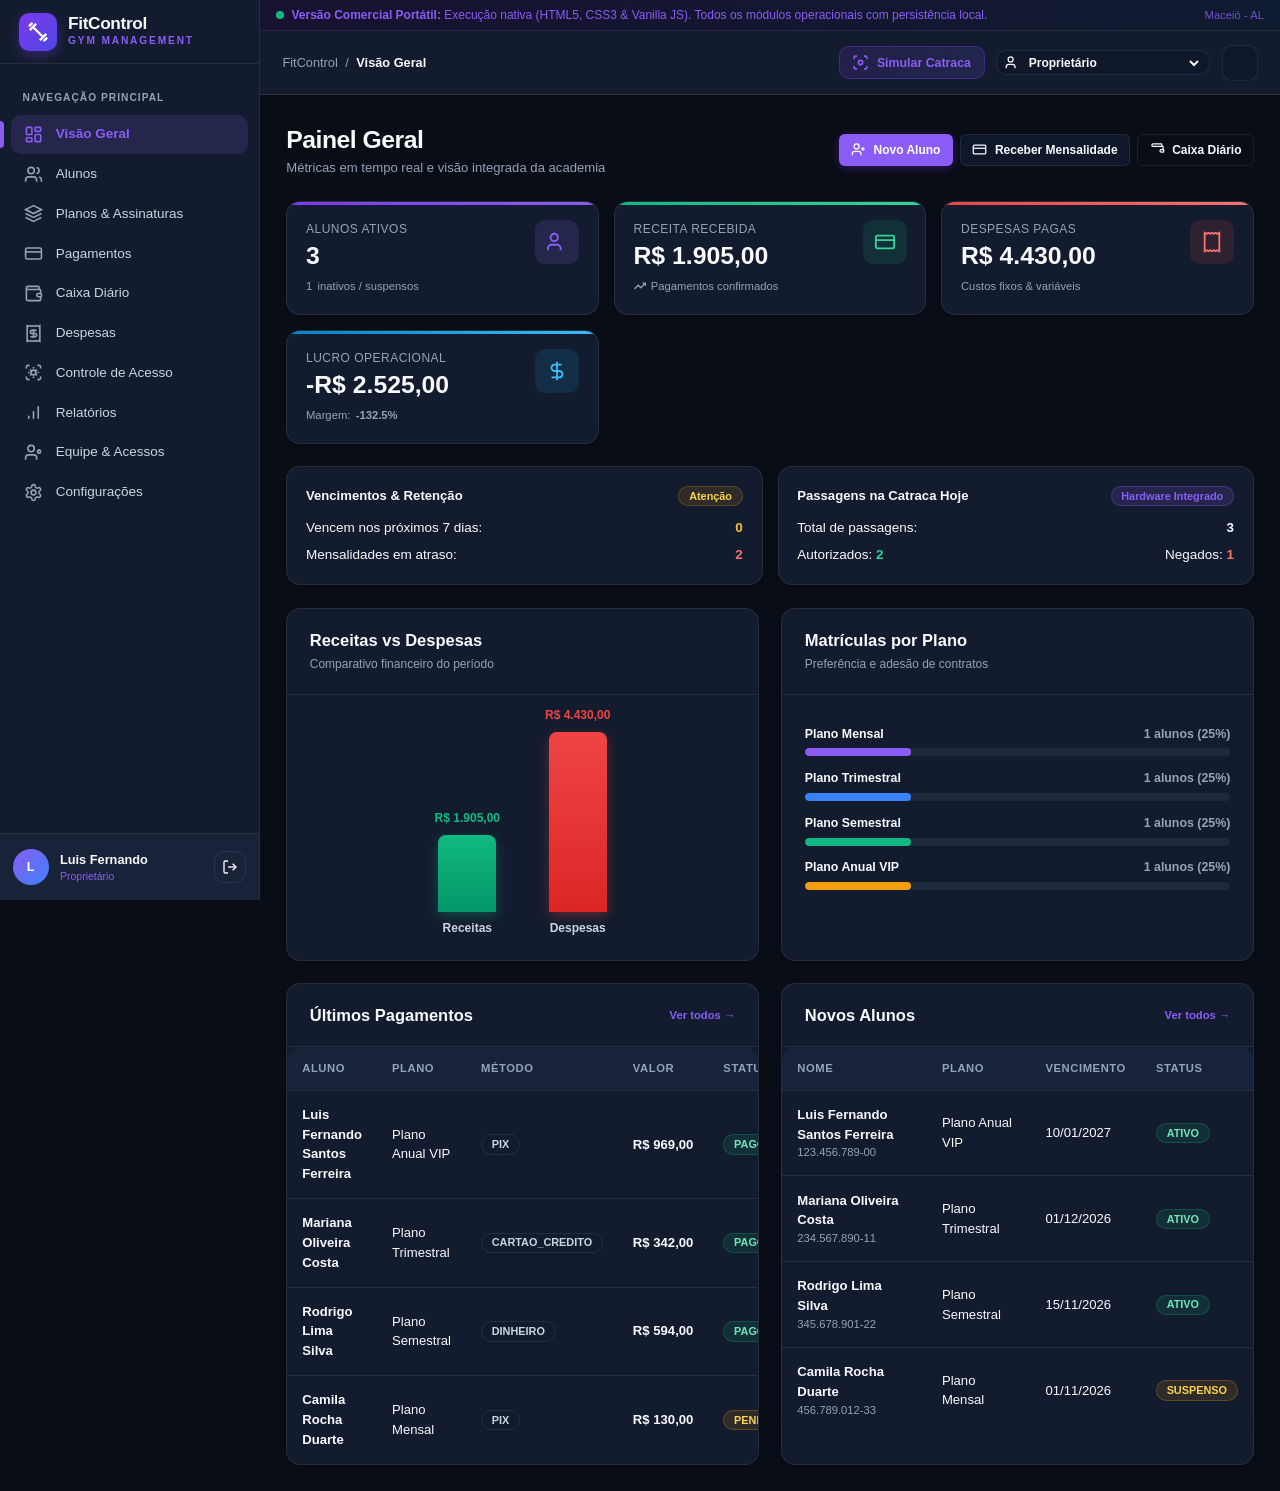
<file: index.html>
﻿<!DOCTYPE html>
<html lang="pt-BR">
<head>
  <meta charset="UTF-8" />
  <meta name="viewport" content="width=device-width, initial-scale=1.0" />
  <title>FitControl — Sistema Integrado de Gestão de Academias</title>
  <meta http-equiv="refresh" content="0; url=dashboard.html" />
  <script>
    window.location.href = "dashboard.html";
  </script>
</head>
<body style="font-family: sans-serif; background: #090d16; color: #fff; display: flex; align-items: center; justify-content: center; height: 100vh; margin: 0;">
  <p>Carregando FitControl...</p>
</body>
</html>
</file>
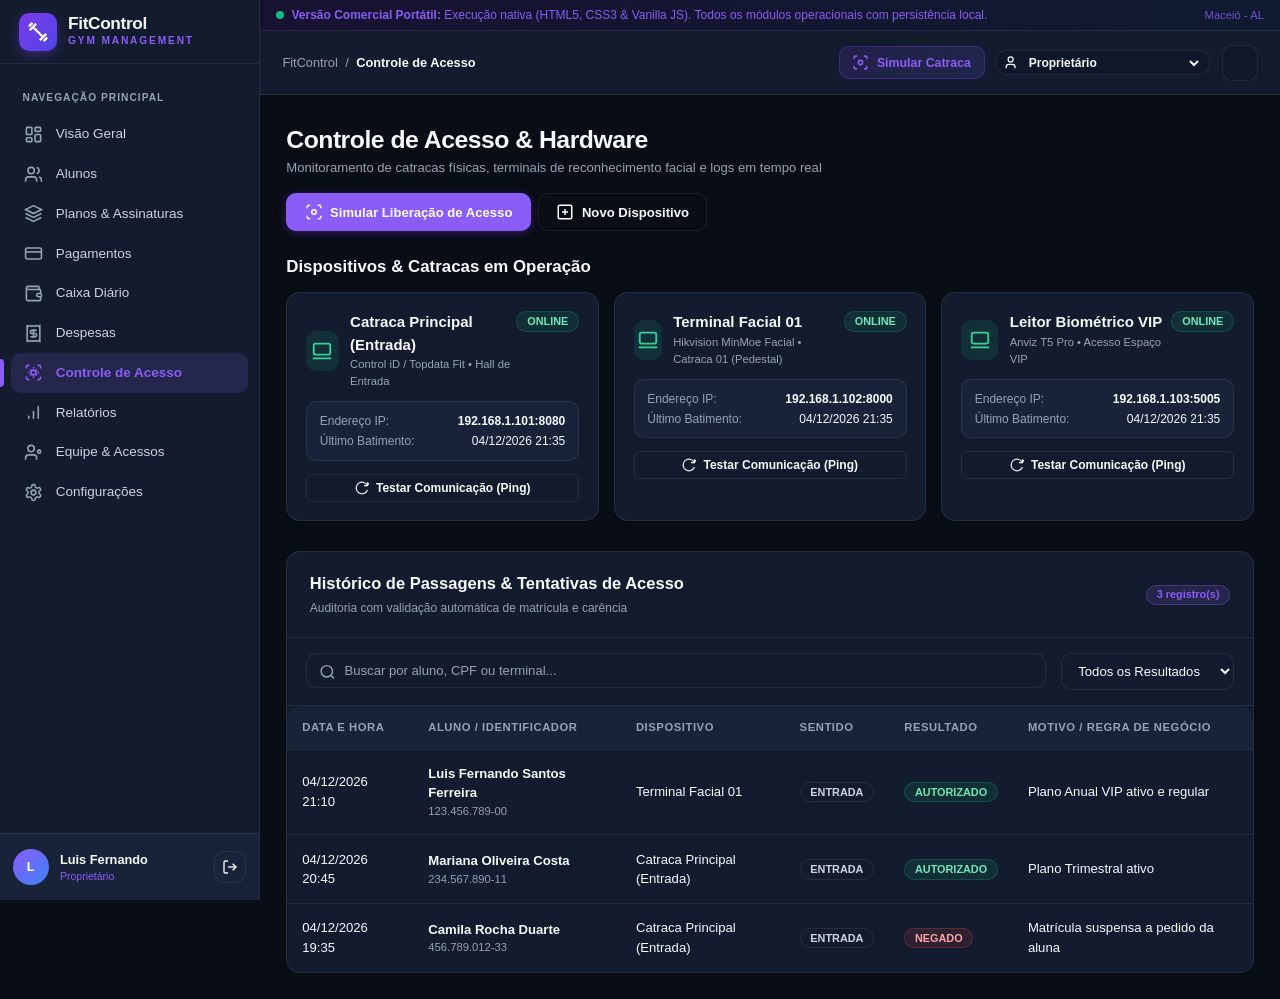
<file: acesso.html>
﻿<!DOCTYPE html>
<html lang="pt-BR">
<head>
  <meta charset="UTF-8" />
  <meta name="viewport" content="width=device-width, initial-scale=1.0" />
  <title>Controle de Acesso — FitControl</title>
  <link rel="stylesheet" href="global.css" />
  <link rel="stylesheet" href="layout.css" />
  <link rel="stylesheet" href="components.css" />
  <link rel="stylesheet" href="responsive.css" />
</head>
<body>
  <div class="app-wrapper">
    <aside class="sidebar"></aside>

    <div class="main-wrapper">
      <header class="topbar"></header>

      <main class="main-content">
        <div class="page-header">
          <div class="page-header-row">
            <div>
              <h1 class="page-title">Controle de Acesso & Hardware</h1>
              <p class="page-subtitle">Monitoramento de catracas físicas, terminais de reconhecimento facial e logs em tempo real</p>
            </div>
            <div class="flex items-center gap-2">
              <button type="button" class="btn btn-primary" onclick="openAccessSimulationModal()">
                <svg width="18" height="18" viewBox="0 0 24 24" fill="none" stroke="currentColor" stroke-width="2"><path d="M3 7V5a2 2 0 0 1 2-2h2"/><path d="M17 3h2a2 2 0 0 1 2 2v2"/><path d="M21 17v2a2 2 0 0 1-2 2h-2"/><path d="M7 21H5a2 2 0 0 1-2-2v-2"/><circle cx="12" cy="12" r="3"/></svg>
                Simular Liberação de Acesso
              </button>
              <button type="button" class="btn btn-outline" onclick="openModal('new-device-modal')">
                <svg width="18" height="18" viewBox="0 0 24 24" fill="none" stroke="currentColor" stroke-width="2"><rect width="18" height="18" x="3" y="3" rx="2"/><line x1="12" y1="8" x2="12" y2="16"/><line x1="8" y1="12" x2="16" y2="12"/></svg>
                Novo Dispositivo
              </button>
            </div>
          </div>
        </div>

        <!-- Grade de Dispositivos Conectados -->
        <div style="margin-bottom: 2rem;">
          <h3 class="font-semibold text-lg" style="margin-bottom: 0.85rem; color: var(--text-primary);">
            Dispositivos & Catracas em Operação
          </h3>
          <div class="grid grid-cols-1 md:grid-cols-3 gap-4" id="devices-grid-container" style="display: grid; grid-template-columns: repeat(auto-fit, minmax(280px, 1fr)); gap: 1rem;">
            <!-- Renderizado via access.js -->
          </div>
        </div>

        <!-- Histórico e Logs de Passagem -->
        <div class="card">
          <div class="card-header">
            <div>
              <h3 class="card-title">Histórico de Passagens & Tentativas de Acesso</h3>
              <span class="card-subtitle">Auditoria com validação automática de matrícula e carência</span>
            </div>
            <span class="badge badge-purple" id="access-events-count">0 registro(s)</span>
          </div>

          <!-- Filtros de Acesso -->
          <div style="padding: 1rem 1.25rem; border-bottom: 1px solid var(--border-color); display: flex; gap: 1rem; flex-wrap: wrap; justify-content: space-between;">
            <div class="search-box" style="flex: 1; min-width: 260px;">
              <svg viewBox="0 0 24 24" fill="none" stroke="currentColor" stroke-width="2"><circle cx="11" cy="11" r="8"/><path d="m21 21-4.3-4.3"/></svg>
              <input type="text" id="access-search-input" class="form-input" placeholder="Buscar por aluno, CPF ou terminal..." />
            </div>

            <div class="flex gap-2">
              <select id="access-result-filter" class="form-select" style="min-width: 170px;">
                <option value="TODOS">Todos os Resultados</option>
                <option value="AUTORIZADO">Somente Autorizados</option>
                <option value="NEGADO">Somente Negados</option>
              </select>
            </div>
          </div>

          <div class="table-container" style="border: none;">
            <table class="data-table">
              <thead>
                <tr>
                  <th>Data e Hora</th>
                  <th>Aluno / Identificador</th>
                  <th>Dispositivo</th>
                  <th>Sentido</th>
                  <th>Resultado</th>
                  <th>Motivo / Regra de Negócio</th>
                </tr>
              </thead>
              <tbody id="access-events-tbody">
                <!-- Renderizado via access.js -->
              </tbody>
            </table>
          </div>
        </div>
      </main>
    </div>
  </div>

  <!-- Modal: Novo Dispositivo de Acesso -->
  <div id="new-device-modal" class="modal-overlay">
    <div class="modal-content">
      <div class="modal-header">
        <h3 class="modal-title">Cadastrar Dispositivo / Catraca</h3>
        <button class="modal-close-btn" onclick="closeModal('new-device-modal')">
          <svg width="20" height="20" viewBox="0 0 24 24" fill="none" stroke="currentColor" stroke-width="2"><line x1="18" y1="6" x2="6" y2="18"/><line x1="6" y1="6" x2="18" y2="18"/></svg>
        </button>
      </div>
      <form onsubmit="handleCreateDevice(event)">
        <div class="modal-body">
          <div class="form-group" style="margin-bottom: 1rem;">
            <label class="form-label">Nome do Dispositivo <span class="required">*</span></label>
            <input type="text" id="dev-name" class="form-input" required placeholder="Ex: Catraca Lateral 02" />
          </div>

          <div style="display: grid; grid-template-columns: 1fr 1fr; gap: 1rem; margin-bottom: 1rem;">
            <div class="form-group">
              <label class="form-label">Tipo de Hardware <span class="required">*</span></label>
              <select id="dev-type" class="form-select" required>
                <option value="FACIAL">Reconhecimento Facial</option>
                <option value="CATRACA">Catraca Eletromecânica</option>
                <option value="BIOMETRICO">Leitor Biométrico</option>
              </select>
            </div>
            <div class="form-group">
              <label class="form-label">Fabricante / Modelo</label>
              <input type="text" id="dev-model" class="form-input" placeholder="Ex: Control iD iDFace" />
            </div>
          </div>

          <div style="display: grid; grid-template-columns: 1.4fr 0.6fr; gap: 1rem; margin-bottom: 1rem;">
            <div class="form-group">
              <label class="form-label">Endereço IP na Rede Local <span class="required">*</span></label>
              <input type="text" id="dev-ip" class="form-input" required placeholder="192.168.1.150" />
            </div>
            <div class="form-group">
              <label class="form-label">Porta</label>
              <input type="text" id="dev-port" class="form-input" value="8080" />
            </div>
          </div>

          <div class="form-group">
            <label class="form-label">Localização Física</label>
            <input type="text" id="dev-location" class="form-input" placeholder="Ex: Acesso Vestiário Masculino" />
          </div>
        </div>
        <div class="modal-footer">
          <button type="button" class="btn btn-secondary" onclick="closeModal('new-device-modal')">Cancelar</button>
          <button type="submit" class="btn btn-primary">Adicionar Dispositivo</button>
        </div>
      </form>
    </div>
  </div>

  <script src="storage.js"></script>
  <script src="auth.js"></script>
  <script src="theme.js"></script>
  <script src="ui.js"></script>
  <script src="navigation.js"></script>
  <script src="access.js"></script>
  <script>
    document.addEventListener("DOMContentLoaded", () => {
      fitAuth.enforcePageAccess(["PROPRIETARIO", "ADMINISTRADOR", "RECEPCIONISTA", "CONSULTA"]);
      setupNavigation("acesso", "Controle de Acesso");
      initAccessPage();
    });
  </script>
</body>
</html>
</file>
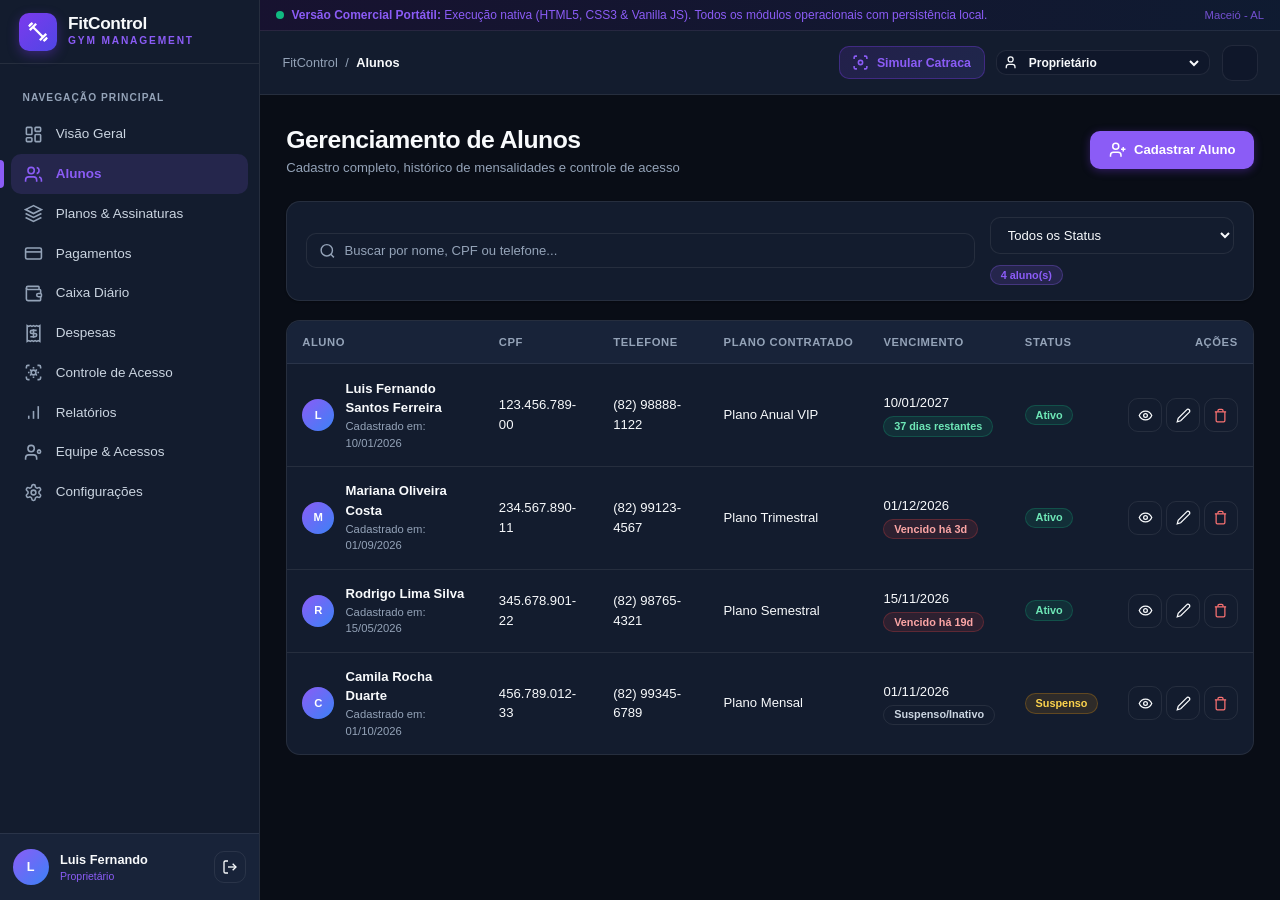
<file: alunos.html>
﻿<!DOCTYPE html>
<html lang="pt-BR">
<head>
  <meta charset="UTF-8" />
  <meta name="viewport" content="width=device-width, initial-scale=1.0" />
  <title>Alunos — FitControl</title>
  <link rel="stylesheet" href="global.css" />
  <link rel="stylesheet" href="layout.css" />
  <link rel="stylesheet" href="components.css" />
  <link rel="stylesheet" href="responsive.css" />
</head>
<body>
  <div class="app-wrapper">
    <aside class="sidebar"></aside>

    <div class="main-wrapper">
      <header class="topbar"></header>

      <main class="main-content">
        <div class="page-header">
          <div class="page-header-row">
            <div>
              <h1 class="page-title">Gerenciamento de Alunos</h1>
              <p class="page-subtitle">Cadastro completo, histórico de mensalidades e controle de acesso</p>
            </div>
            <button type="button" class="btn btn-primary" onclick="openModal('new-student-modal')">
              <svg width="18" height="18" viewBox="0 0 24 24" fill="none" stroke="currentColor" stroke-width="2"><path d="M16 21v-2a4 4 0 0 0-4-4H6a4 4 0 0 0-4 4v2"/><circle cx="9" cy="7" r="4"/><line x1="19" y1="8" x2="19" y2="14"/><line x1="22" y1="11" x2="16" y2="11"/></svg>
              Cadastrar Aluno
            </button>
          </div>
        </div>

        <!-- Barra de Ferramentas / Filtros -->
        <div class="card toolbar-card">
          <div class="search-box">
            <svg viewBox="0 0 24 24" fill="none" stroke="currentColor" stroke-width="2"><circle cx="11" cy="11" r="8"/><path d="m21 21-4.3-4.3"/></svg>
            <input type="text" id="student-search-input" class="form-input" placeholder="Buscar por nome, CPF ou telefone..." />
          </div>

          <div class="filter-actions">
            <select id="student-status-filter" class="form-select" style="min-width: 160px;">
              <option value="TODOS">Todos os Status</option>
              <option value="ATIVO">Somente Ativos</option>
              <option value="SUSPENSO">Suspensos</option>
              <option value="INATIVO">Inativos</option>
            </select>
            <span class="badge badge-purple" id="students-count-badge">0 aluno(s)</span>
          </div>
        </div>

        <!-- Tabela de Alunos -->
        <div class="table-container">
          <table class="data-table">
            <thead>
              <tr>
                <th>Aluno</th>
                <th>CPF</th>
                <th>Telefone</th>
                <th>Plano Contratado</th>
                <th>Vencimento</th>
                <th>Status</th>
                <th class="text-right">Ações</th>
              </tr>
            </thead>
            <tbody id="students-table-body">
              <!-- Renderizado via students.js -->
            </tbody>
          </table>
        </div>
      </main>
    </div>
  </div>

  <!-- Modal: Cadastrar Novo Aluno -->
  <div id="new-student-modal" class="modal-overlay">
    <div class="modal-content modal-lg">
      <div class="modal-header">
        <h3 class="modal-title">Cadastrar Novo Aluno</h3>
        <button class="modal-close-btn" onclick="closeModal('new-student-modal')">
          <svg width="20" height="20" viewBox="0 0 24 24" fill="none" stroke="currentColor" stroke-width="2"><line x1="18" y1="6" x2="6" y2="18"/><line x1="6" y1="6" x2="18" y2="18"/></svg>
        </button>
      </div>
      <form id="new-student-form" onsubmit="handleCreateStudent(event)">
        <div class="modal-body">
          <div class="form-grid">
            <div class="form-group col-span-2">
              <label class="form-label">Nome Completo <span class="required">*</span></label>
              <input type="text" id="new-student-name" class="form-input" required placeholder="Ex: Roberto Carlos da Silva" />
            </div>

            <div class="form-group">
              <label class="form-label">CPF (Validação Receita Federal) <span class="required">*</span></label>
              <input type="text" id="new-student-cpf" class="form-input" required placeholder="000.000.000-00" maxlength="14" />
            </div>

            <div class="form-group">
              <label class="form-label">Telefone / WhatsApp <span class="required">*</span></label>
              <input type="text" id="new-student-phone" class="form-input" required placeholder="(82) 99999-9999" maxlength="15" />
            </div>

            <div class="form-group">
              <label class="form-label">E-mail</label>
              <input type="email" id="new-student-email" class="form-input" placeholder="aluno@email.com" />
            </div>

            <div class="form-group">
              <label class="form-label">Data de Nascimento</label>
              <input type="date" id="new-student-birth" class="form-input" value="1995-01-01" />
            </div>

            <div class="form-group col-span-2">
              <label class="form-label">Plano de Matrícula <span class="required">*</span></label>
              <select id="new-student-plan" class="form-select" required></select>
            </div>

            <div class="form-group col-span-2">
              <label class="form-label">Endereço Residencial</label>
              <input type="text" id="new-student-address" class="form-input" placeholder="Rua, Número, Bairro, Maceió - AL" />
            </div>

            <div class="form-group">
              <label class="form-label">Contato de Emergência</label>
              <input type="text" id="new-student-emergency-name" class="form-input" placeholder="Ex: Maria (Esposa)" />
            </div>

            <div class="form-group">
              <label class="form-label">Telefone de Emergência</label>
              <input type="text" id="new-student-emergency-phone" class="form-input" placeholder="(82) 98888-0000" />
            </div>

            <div class="form-group col-span-2">
              <label class="form-label">Observações Médicas ou Treino</label>
              <textarea id="new-student-notes" class="form-textarea" placeholder="Restrições articulares, objetivos, etc..."></textarea>
            </div>
          </div>
        </div>
        <div class="modal-footer">
          <button type="button" class="btn btn-secondary" onclick="closeModal('new-student-modal')">Cancelar</button>
          <button type="submit" class="btn btn-primary">Concluir Matrícula</button>
        </div>
      </form>
    </div>
  </div>

  <!-- Modal: Perfil Detalhado do Aluno -->
  <div id="profile-modal" class="modal-overlay">
    <div class="modal-content modal-lg">
      <div class="modal-header">
        <h3 class="modal-title">Ficha Completa do Aluno</h3>
        <button class="modal-close-btn" onclick="closeModal('profile-modal')">
          <svg width="20" height="20" viewBox="0 0 24 24" fill="none" stroke="currentColor" stroke-width="2"><line x1="18" y1="6" x2="6" y2="18"/><line x1="6" y1="6" x2="18" y2="18"/></svg>
        </button>
      </div>
      <div class="modal-body" id="profile-modal-body"></div>
      <div class="modal-footer">
        <button type="button" class="btn btn-secondary" onclick="closeModal('profile-modal')">Fechar</button>
      </div>
    </div>
  </div>

  <!-- Scripts -->
  <script src="storage.js"></script>
  <script src="auth.js"></script>
  <script src="theme.js"></script>
  <script src="ui.js"></script>
  <script src="navigation.js"></script>
  <script src="students.js"></script>
  <script>
    document.addEventListener("DOMContentLoaded", () => {
      fitAuth.enforcePageAccess(["PROPRIETARIO", "ADMINISTRADOR", "RECEPCIONISTA", "CONSULTA"]);
      setupNavigation("alunos", "Alunos");
      initStudentsPage();
    });
  </script>
</body>
</html>
</file>
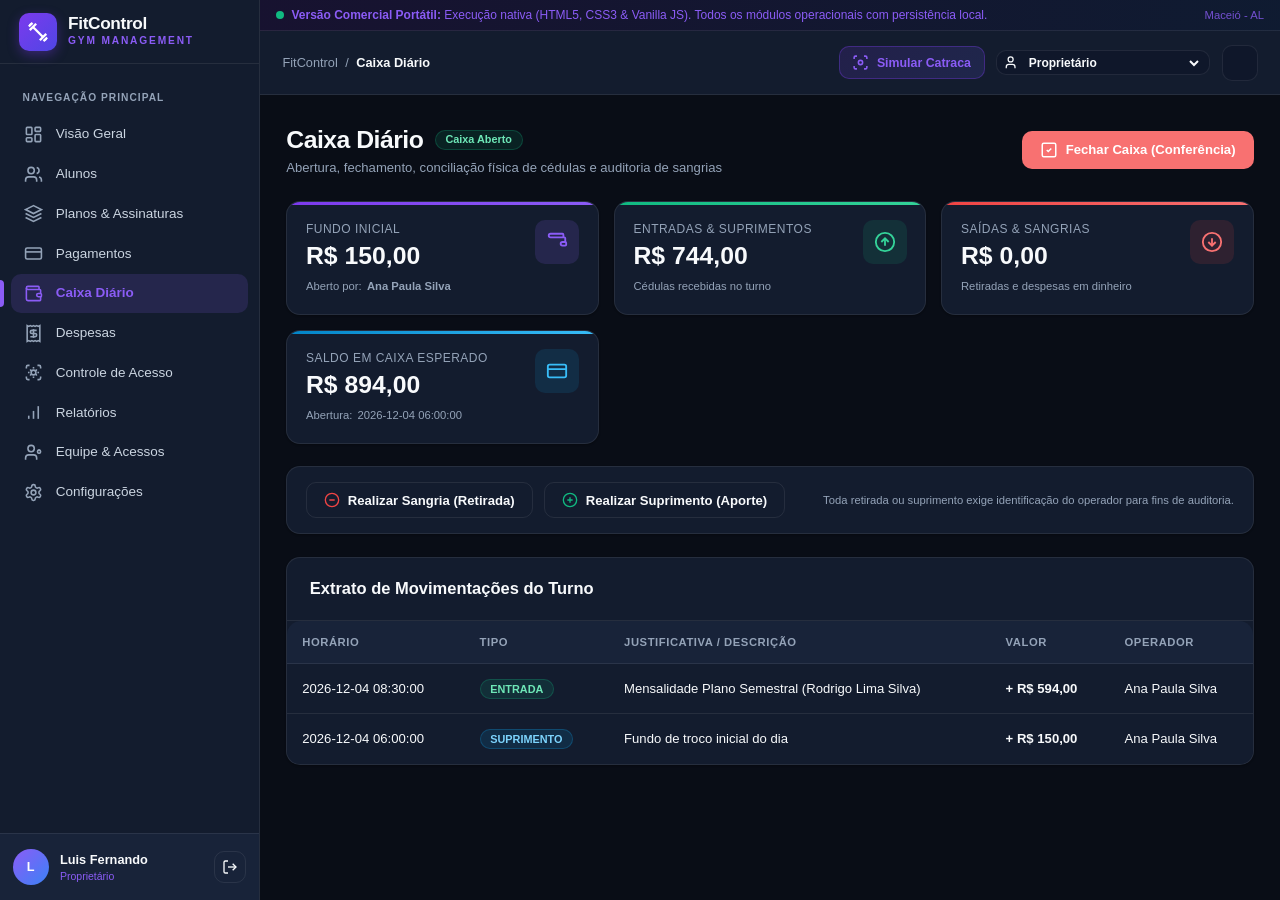
<file: caixa.html>
﻿<!DOCTYPE html>
<html lang="pt-BR">
<head>
  <meta charset="UTF-8" />
  <meta name="viewport" content="width=device-width, initial-scale=1.0" />
  <title>Caixa Diário — FitControl</title>
  <link rel="stylesheet" href="global.css" />
  <link rel="stylesheet" href="layout.css" />
  <link rel="stylesheet" href="components.css" />
  <link rel="stylesheet" href="responsive.css" />
</head>
<body>
  <div class="app-wrapper">
    <aside class="sidebar"></aside>

    <div class="main-wrapper">
      <header class="topbar"></header>

      <main class="main-content">
        <div class="page-header">
          <div class="page-header-row">
            <div>
              <div class="flex items-center gap-3">
                <h1 class="page-title">Caixa Diário</h1>
                <span id="cash-status-badge" class="badge badge-success">Caixa Aberto</span>
              </div>
              <p class="page-subtitle">Abertura, fechamento, conciliação física de cédulas e auditoria de sangrias</p>
            </div>
            <div class="flex items-center gap-2">
              <button type="button" class="btn btn-primary" id="btn-open-cash" onclick="openModal('open-cash-modal')">
                <svg width="18" height="18" viewBox="0 0 24 24" fill="none" stroke="currentColor" stroke-width="2"><rect width="18" height="18" x="3" y="3" rx="2"/><path d="M7 7h10"/><path d="M12 7v10"/></svg>
                Abrir Caixa
              </button>
              <button type="button" class="btn btn-danger" id="btn-close-cash" onclick="openCloseCashModal()">
                <svg width="18" height="18" viewBox="0 0 24 24" fill="none" stroke="currentColor" stroke-width="2"><rect width="18" height="18" x="3" y="3" rx="2"/><path d="m9 12 2 2 4-4"/></svg>
                Fechar Caixa (Conferência)
              </button>
            </div>
          </div>
        </div>

        <!-- Grade de Indicadores de Caixa -->
        <div class="stats-grid">
          <div class="stat-card stat-purple">
            <div class="stat-content">
              <span class="stat-label">Fundo Inicial</span>
              <span class="stat-value" id="cash-initial-amount">R$ 0,00</span>
              <span class="stat-helper">Aberto por: <strong id="cash-opened-by">-</strong></span>
            </div>
            <div class="stat-icon stat-icon-purple">
              <svg viewBox="0 0 24 24" fill="none" stroke="currentColor" stroke-width="2"><path d="M19 7V4a1 1 0 0 0-1-1H5a2 2 0 0 0 0 4h15a1 1 0 0 1 1 1v4h-3a2 2 0 0 0 0 4h3a1 1 0 0 0 1-1v-2a1 1 0 0 0-1-1"/></svg>
            </div>
          </div>

          <div class="stat-card stat-green">
            <div class="stat-content">
              <span class="stat-label">Entradas & Suprimentos</span>
              <span class="stat-value text-success" id="cash-total-inflows">R$ 0,00</span>
              <span class="stat-helper text-success">Cédulas recebidas no turno</span>
            </div>
            <div class="stat-icon stat-icon-green">
              <svg viewBox="0 0 24 24" fill="none" stroke="currentColor" stroke-width="2"><circle cx="12" cy="12" r="10"/><polyline points="16 12 12 8 8 12"/><line x1="12" y1="16" x2="12" y2="8"/></svg>
            </div>
          </div>

          <div class="stat-card stat-red">
            <div class="stat-content">
              <span class="stat-label">Saídas & Sangrias</span>
              <span class="stat-value text-danger" id="cash-total-outflows">R$ 0,00</span>
              <span class="stat-helper text-muted">Retiradas e despesas em dinheiro</span>
            </div>
            <div class="stat-icon stat-icon-red">
              <svg viewBox="0 0 24 24" fill="none" stroke="currentColor" stroke-width="2"><circle cx="12" cy="12" r="10"/><polyline points="8 12 12 16 16 12"/><line x1="12" y1="8" x2="12" y2="16"/></svg>
            </div>
          </div>

          <div class="stat-card stat-blue">
            <div class="stat-content">
              <span class="stat-label">Saldo em Caixa Esperado</span>
              <span class="stat-value" id="cash-expected-balance">R$ 0,00</span>
              <span class="stat-helper">Abertura: <span id="cash-opened-at">-</span></span>
            </div>
            <div class="stat-icon stat-icon-blue">
              <svg viewBox="0 0 24 24" fill="none" stroke="currentColor" stroke-width="2"><rect width="20" height="14" x="2" y="5" rx="2"/><line x1="2" x2="22" y1="10" y2="10"/></svg>
            </div>
          </div>
        </div>

        <!-- Botões de Sangria / Suprimento -->
        <div class="card toolbar-card" style="margin-bottom: 1.5rem;">
          <div class="flex items-center gap-3">
            <button type="button" class="btn btn-outline" id="btn-sangria" onclick="openMovementModal('SANGRIA')">
              <svg width="16" height="16" viewBox="0 0 24 24" fill="none" stroke="#ef4444" stroke-width="2"><circle cx="12" cy="12" r="10"/><line x1="8" y1="12" x2="16" y2="12"/></svg>
              Realizar Sangria (Retirada)
            </button>
            <button type="button" class="btn btn-outline" id="btn-suprimento" onclick="openMovementModal('SUPRIMENTO')">
              <svg width="16" height="16" viewBox="0 0 24 24" fill="none" stroke="#10b981" stroke-width="2"><circle cx="12" cy="12" r="10"/><line x1="12" y1="8" x2="12" y2="16"/><line x1="8" y1="12" x2="16" y2="12"/></svg>
              Realizar Suprimento (Aporte)
            </button>
          </div>
          <div class="text-xs text-muted">
            Toda retirada ou suprimento exige identificação do operador para fins de auditoria.
          </div>
        </div>

        <!-- Tabela de Movimentações -->
        <div class="card">
          <div class="card-header">
            <h3 class="card-title">Extrato de Movimentações do Turno</h3>
          </div>
          <div class="table-container" style="border: none;">
            <table class="data-table">
              <thead>
                <tr>
                  <th>Horário</th>
                  <th>Tipo</th>
                  <th>Justificativa / Descrição</th>
                  <th>Valor</th>
                  <th>Operador</th>
                </tr>
              </thead>
              <tbody id="cash-movements-tbody">
                <!-- Renderizado via cash.js -->
              </tbody>
            </table>
          </div>
        </div>
      </main>
    </div>
  </div>

  <!-- Modal: Abertura de Caixa -->
  <div id="open-cash-modal" class="modal-overlay">
    <div class="modal-content">
      <div class="modal-header">
        <h3 class="modal-title">Abrir Caixa Diário</h3>
        <button class="modal-close-btn" onclick="closeModal('open-cash-modal')">
          <svg width="20" height="20" viewBox="0 0 24 24" fill="none" stroke="currentColor" stroke-width="2"><line x1="18" y1="6" x2="6" y2="18"/><line x1="6" y1="6" x2="18" y2="18"/></svg>
        </button>
      </div>
      <form onsubmit="handleOpenCashSubmit(event)">
        <div class="modal-body">
          <div class="form-group" style="margin-bottom: 1rem;">
            <label class="form-label">Fundo de Troco Inicial (R$) <span class="required">*</span></label>
            <input type="number" id="open-initial-amount" class="form-input" required step="0.50" value="150.00" />
            <span class="form-helper">Valor presente fisicamente na gaveta no início do turno.</span>
          </div>
        </div>
        <div class="modal-footer">
          <button type="button" class="btn btn-secondary" onclick="closeModal('open-cash-modal')">Cancelar</button>
          <button type="submit" class="btn btn-primary">Confirmar Abertura</button>
        </div>
      </form>
    </div>
  </div>

  <!-- Modal: Fechamento de Caixa -->
  <div id="close-cash-modal" class="modal-overlay">
    <div class="modal-content">
      <div class="modal-header">
        <h3 class="modal-title">Fechamento & Conferência Física</h3>
        <button class="modal-close-btn" onclick="closeModal('close-cash-modal')">
          <svg width="20" height="20" viewBox="0 0 24 24" fill="none" stroke="currentColor" stroke-width="2"><line x1="18" y1="6" x2="6" y2="18"/><line x1="6" y1="6" x2="18" y2="18"/></svg>
        </button>
      </div>
      <form onsubmit="handleCloseCashSubmit(event)">
        <div class="modal-body">
          <div style="background: var(--bg-card-subtle); border: 1px solid var(--border-color); border-radius: var(--radius-md); padding: 1rem; margin-bottom: 1rem; display: flex; justify-content: space-between;">
            <span>Saldo Esperado no Sistema:</span>
            <strong id="close-expected-amount">R$ 0,00</strong>
          </div>

          <div class="form-group" style="margin-bottom: 1rem;">
            <label class="form-label">Saldo Físico Contado na Gaveta (R$) <span class="required">*</span></label>
            <input type="number" id="close-actual-amount" class="form-input" required step="0.50" />
            <span class="form-helper">Informe a contagem física real de cédulas e moedas.</span>
          </div>

          <div class="form-group">
            <label class="form-label">Observações do Fechamento</label>
            <textarea id="close-notes" class="form-textarea" placeholder="Descreva eventuais diferenças ou observações..."></textarea>
          </div>
        </div>
        <div class="modal-footer">
          <button type="button" class="btn btn-secondary" onclick="closeModal('close-cash-modal')">Cancelar</button>
          <button type="submit" class="btn btn-danger">Confirmar Fechamento</button>
        </div>
      </form>
    </div>
  </div>

  <!-- Modal: Sangria / Suprimento -->
  <div id="cash-movement-modal" class="modal-overlay">
    <div class="modal-content">
      <div class="modal-header">
        <h3 class="modal-title" id="movement-modal-title">Movimentação de Caixa</h3>
        <button class="modal-close-btn" onclick="closeModal('cash-movement-modal')">
          <svg width="20" height="20" viewBox="0 0 24 24" fill="none" stroke="currentColor" stroke-width="2"><line x1="18" y1="6" x2="6" y2="18"/><line x1="6" y1="6" x2="18" y2="18"/></svg>
        </button>
      </div>
      <form onsubmit="handleMovementSubmit(event)">
        <input type="hidden" id="movement-type" />
        <div class="modal-body">
          <div class="form-group" style="margin-bottom: 1rem;">
            <label class="form-label">Valor da Movimentação (R$) <span class="required">*</span></label>
            <input type="number" id="movement-amount" class="form-input" required step="0.50" placeholder="0.00" />
          </div>
          <div class="form-group">
            <label class="form-label">Justificativa / Motivo <span class="required">*</span></label>
            <input type="text" id="movement-desc" class="form-input" required placeholder="Ex: Pagamento de entrega de água mineral" />
          </div>
        </div>
        <div class="modal-footer">
          <button type="button" class="btn btn-secondary" onclick="closeModal('cash-movement-modal')">Cancelar</button>
          <button type="submit" class="btn btn-primary">Registrar</button>
        </div>
      </form>
    </div>
  </div>

  <script src="storage.js"></script>
  <script src="auth.js"></script>
  <script src="theme.js"></script>
  <script src="ui.js"></script>
  <script src="navigation.js"></script>
  <script src="cash.js"></script>
  <script>
    document.addEventListener("DOMContentLoaded", () => {
      fitAuth.enforcePageAccess(["PROPRIETARIO", "ADMINISTRADOR", "RECEPCIONISTA"]);
      setupNavigation("caixa", "Caixa Diário");
      initCashPage();
    });
  </script>
</body>
</html>
</file>
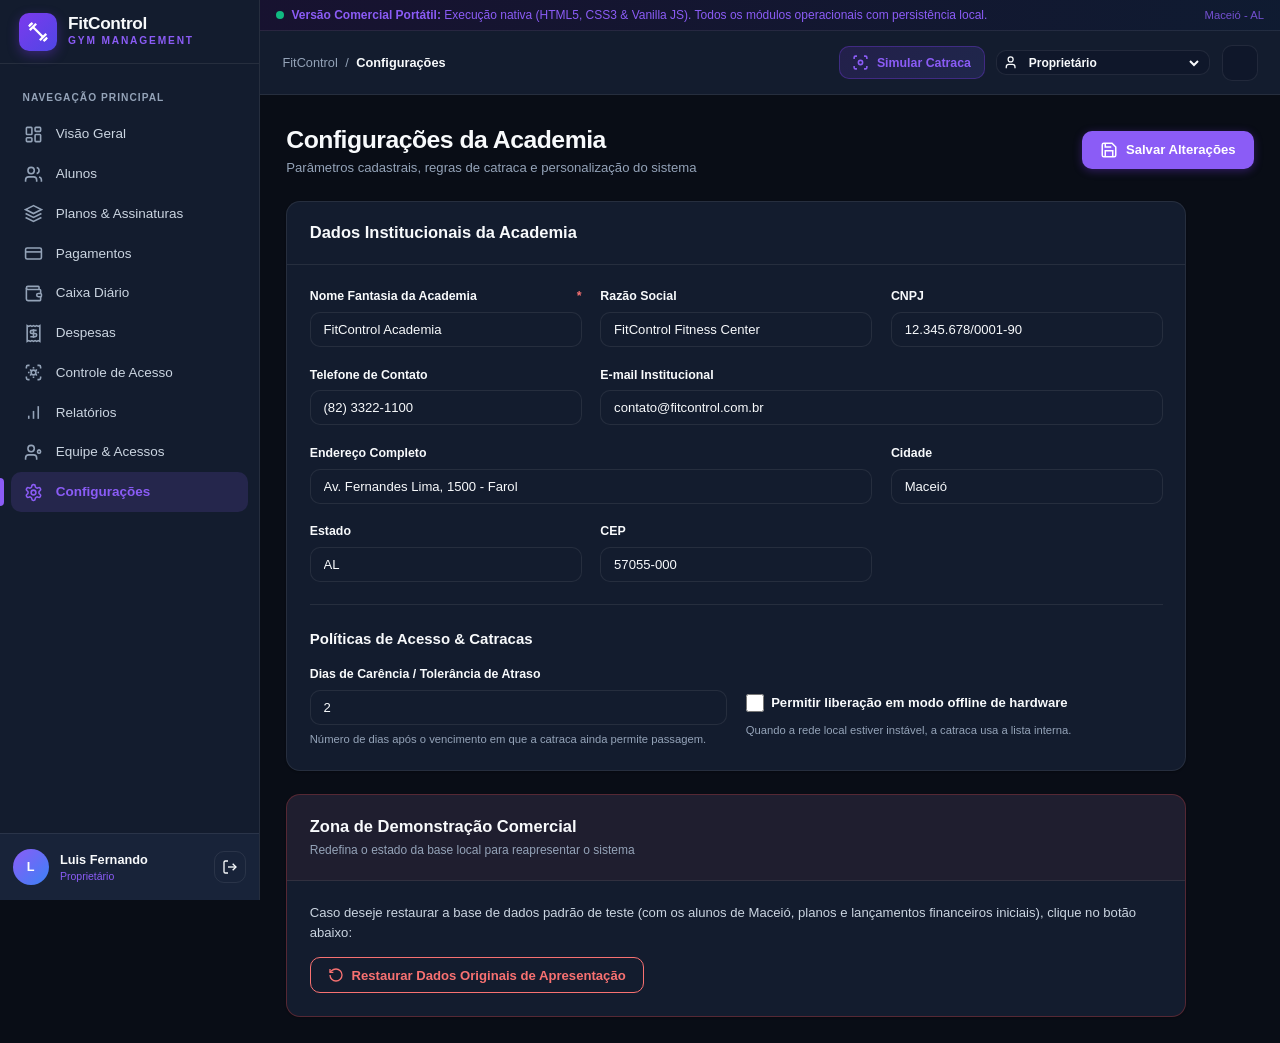
<file: configuracoes.html>
﻿<!DOCTYPE html>
<html lang="pt-BR">
<head>
  <meta charset="UTF-8" />
  <meta name="viewport" content="width=device-width, initial-scale=1.0" />
  <title>Configurações — FitControl</title>
  <link rel="stylesheet" href="global.css" />
  <link rel="stylesheet" href="layout.css" />
  <link rel="stylesheet" href="components.css" />
  <link rel="stylesheet" href="responsive.css" />
</head>
<body>
  <div class="app-wrapper">
    <aside class="sidebar"></aside>

    <div class="main-wrapper">
      <header class="topbar"></header>

      <main class="main-content">
        <div class="page-header">
          <div class="page-header-row">
            <div>
              <h1 class="page-title">Configurações da Academia</h1>
              <p class="page-subtitle">Parâmetros cadastrais, regras de catraca e personalização do sistema</p>
            </div>
            <button type="submit" form="settings-form" class="btn btn-primary">
              <svg width="18" height="18" viewBox="0 0 24 24" fill="none" stroke="currentColor" stroke-width="2"><path d="M19 21H5a2 2 0 0 1-2-2V5a2 2 0 0 1 2-2h11l5 5v11a2 2 0 0 1-2 2z"/><polyline points="17 21 17 13 7 13 7 21"/><polyline points="7 3 7 8 15 8"/></svg>
              Salvar Alterações
            </button>
          </div>
        </div>

        <div style="max-width: 900px; display: flex; flex-direction: column; gap: 1.5rem;">
          <!-- Card de Dados Cadastrais -->
          <div class="card">
            <div class="card-header">
              <h3 class="card-title">Dados Institucionais da Academia</h3>
            </div>
            <div class="card-body">
              <form id="settings-form" onsubmit="handleSaveSettings(event)">
                <div class="form-grid">
                  <div class="form-group">
                    <label class="form-label">Nome Fantasia da Academia <span class="required">*</span></label>
                    <input type="text" id="cfg-gym-name" class="form-input" required />
                  </div>

                  <div class="form-group">
                    <label class="form-label">Razão Social</label>
                    <input type="text" id="cfg-trade-name" class="form-input" />
                  </div>

                  <div class="form-group">
                    <label class="form-label">CNPJ</label>
                    <input type="text" id="cfg-cnpj" class="form-input" />
                  </div>

                  <div class="form-group">
                    <label class="form-label">Telefone de Contato</label>
                    <input type="text" id="cfg-phone" class="form-input" />
                  </div>

                  <div class="form-group col-span-2">
                    <label class="form-label">E-mail Institucional</label>
                    <input type="email" id="cfg-email" class="form-input" />
                  </div>

                  <div class="form-group col-span-2">
                    <label class="form-label">Endereço Completo</label>
                    <input type="text" id="cfg-address" class="form-input" />
                  </div>

                  <div class="form-group">
                    <label class="form-label">Cidade</label>
                    <input type="text" id="cfg-city" class="form-input" value="Maceió" />
                  </div>

                  <div class="form-group">
                    <label class="form-label">Estado</label>
                    <input type="text" id="cfg-state" class="form-input" value="AL" />
                  </div>

                  <div class="form-group">
                    <label class="form-label">CEP</label>
                    <input type="text" id="cfg-zip" class="form-input" />
                  </div>
                </div>

                <hr style="border: 0; border-top: 1px solid var(--border-color); margin: 1.5rem 0;" />

                <h4 class="font-semibold text-base" style="margin-bottom: 1rem; color: var(--text-primary);">
                  Políticas de Acesso & Catracas
                </h4>

                <div class="form-grid">
                  <div class="form-group">
                    <label class="form-label">Dias de Carência / Tolerância de Atraso</label>
                    <input type="number" id="cfg-grace-days" class="form-input" min="0" max="30" value="2" />
                    <span class="form-helper">Número de dias após o vencimento em que a catraca ainda permite passagem.</span>
                  </div>

                  <div class="form-group" style="justify-content: center;">
                    <label class="flex items-center gap-2" style="cursor: pointer; margin-top: 1.25rem;">
                      <input type="checkbox" id="cfg-offline-access" style="width: 18px; height: 18px; accent-color: var(--accent-primary);" />
                      <span class="text-sm font-semibold">Permitir liberação em modo offline de hardware</span>
                    </label>
                    <span class="form-helper" style="margin-top: 0.25rem;">Quando a rede local estiver instável, a catraca usa a lista interna.</span>
                  </div>
                </div>
              </form>
            </div>
          </div>

          <!-- Card de Restauração de Dados de Demonstração -->
          <div class="card" style="border-color: rgba(239, 68, 68, 0.3);">
            <div class="card-header" style="background: rgba(239, 68, 68, 0.05);">
              <div>
                <h3 class="card-title text-danger">Zona de Demonstração Comercial</h3>
                <span class="card-subtitle">Redefina o estado da base local para reapresentar o sistema</span>
              </div>
            </div>
            <div class="card-body">
              <p class="text-sm text-secondary" style="margin-bottom: 1rem;">
                Caso deseje restaurar a base de dados padrão de teste (com os alunos de Maceió, planos e lançamentos financeiros iniciais), clique no botão abaixo:
              </p>
              <button type="button" class="btn btn-outline" style="color: var(--danger); border-color: var(--danger);" onclick="resetDemoDataAction()">
                <svg width="16" height="16" viewBox="0 0 24 24" fill="none" stroke="currentColor" stroke-width="2"><path d="M3 12a9 9 0 1 0 9-9 9.75 9.75 0 0 0-6.74 2.74L3 8"/><path d="M3 3v5h5"/></svg>
                Restaurar Dados Originais de Apresentação
              </button>
            </div>
          </div>
        </div>
      </main>
    </div>
  </div>

  <script src="storage.js"></script>
  <script src="auth.js"></script>
  <script src="theme.js"></script>
  <script src="ui.js"></script>
  <script src="navigation.js"></script>
  <script src="settings.js"></script>
  <script>
    document.addEventListener("DOMContentLoaded", () => {
      fitAuth.enforcePageAccess(["PROPRIETARIO"]);
      setupNavigation("configuracoes", "Configurações");
      initSettingsPage();
    });
  </script>
</body>
</html>
</file>
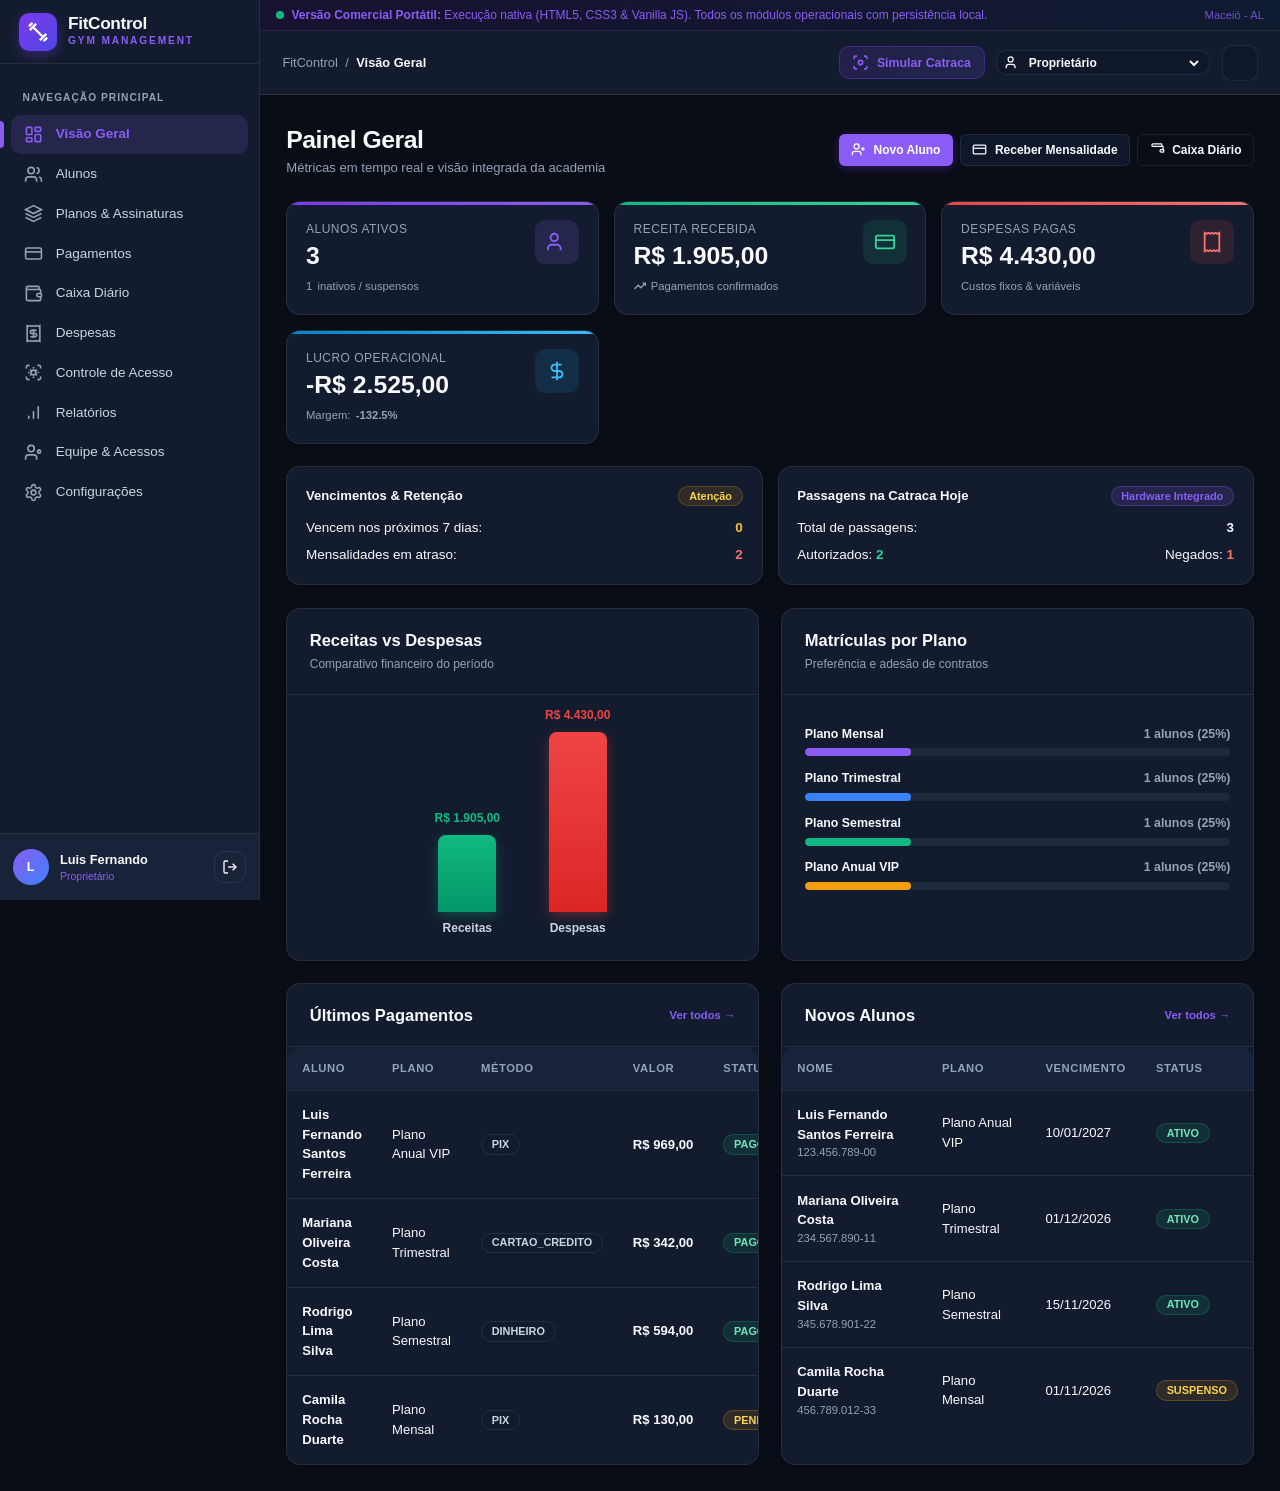
<file: dashboard.html>
﻿<!DOCTYPE html>
<html lang="pt-BR">
<head>
  <meta charset="UTF-8" />
  <meta name="viewport" content="width=device-width, initial-scale=1.0" />
  <title>Painel Geral — FitControl</title>
  <link rel="stylesheet" href="global.css" />
  <link rel="stylesheet" href="layout.css" />
  <link rel="stylesheet" href="components.css" />
  <link rel="stylesheet" href="responsive.css" />
</head>
<body>
  <div class="app-wrapper">
    <!-- Sidebar Injetada por navigation.js -->
    <aside class="sidebar"></aside>

    <!-- Wrapper Principal -->
    <div class="main-wrapper">
      <!-- Topbar Injetada por navigation.js -->
      <header class="topbar"></header>

      <!-- Conteúdo da Página -->
      <main class="main-content">
        <!-- Header da Página com Ações Rápidas -->
        <div class="page-header">
          <div class="page-header-row">
            <div>
              <h1 class="page-title">Painel Geral</h1>
              <p class="page-subtitle">Métricas em tempo real e visão integrada da academia</p>
            </div>
            <div class="flex items-center gap-2 flex-wrap">
              <a href="alunos.html" class="btn btn-primary btn-sm">
                <svg width="15" height="15" viewBox="0 0 24 24" fill="none" stroke="currentColor" stroke-width="2"><path d="M16 21v-2a4 4 0 0 0-4-4H6a4 4 0 0 0-4 4v2"/><circle cx="9" cy="7" r="4"/><line x1="19" y1="8" x2="19" y2="14"/><line x1="22" y1="11" x2="16" y2="11"/></svg>
                Novo Aluno
              </a>
              <a href="pagamentos.html" class="btn btn-secondary btn-sm">
                <svg width="15" height="15" viewBox="0 0 24 24" fill="none" stroke="currentColor" stroke-width="2"><rect width="20" height="14" x="2" y="5" rx="2"/><line x1="2" x2="22" y1="10" y2="10"/></svg>
                Receber Mensalidade
              </a>
              <a href="caixa.html" class="btn btn-outline btn-sm">
                <svg width="15" height="15" viewBox="0 0 24 24" fill="none" stroke="currentColor" stroke-width="2"><path d="M19 7V4a1 1 0 0 0-1-1H5a2 2 0 0 0 0 4h15a1 1 0 0 1 1 1v4h-3a2 2 0 0 0 0 4h3a1 1 0 0 0 1-1v-2a1 1 0 0 0-1-1"/></svg>
                Caixa Diário
              </a>
            </div>
          </div>
        </div>

        <!-- Grade de KPIs Principais -->
        <div class="stats-grid">
          <!-- Alunos Ativos -->
          <div class="stat-card stat-purple">
            <div class="stat-content">
              <span class="stat-label">Alunos Ativos</span>
              <span class="stat-value" id="kpi-active-students">0</span>
              <span class="stat-helper">
                <span id="kpi-inactive-students">0</span> inativos / suspensos
              </span>
            </div>
            <div class="stat-icon stat-icon-purple">
              <svg viewBox="0 0 24 24" fill="none" stroke="currentColor" stroke-width="2"><path d="M16 21v-2a4 4 0 0 0-4-4H6a4 4 0 0 0-4 4v2"/><circle cx="9" cy="7" r="4"/></svg>
            </div>
          </div>

          <!-- Receita Recebida -->
          <div class="stat-card stat-green">
            <div class="stat-content">
              <span class="stat-label">Receita Recebida</span>
              <span class="stat-value text-success" id="kpi-revenue">R$ 0,00</span>
              <span class="stat-helper text-success">
                <svg width="12" height="12" viewBox="0 0 24 24" fill="none" stroke="currentColor" stroke-width="2.5"><polyline points="23 6 13.5 15.5 8.5 10.5 1 18"/><polyline points="17 6 23 6 23 12"/></svg>
                Pagamentos confirmados
              </span>
            </div>
            <div class="stat-icon stat-icon-green">
              <svg viewBox="0 0 24 24" fill="none" stroke="currentColor" stroke-width="2"><rect width="20" height="14" x="2" y="5" rx="2"/><line x1="2" x2="22" y1="10" y2="10"/></svg>
            </div>
          </div>

          <!-- Despesas Pagas -->
          <div class="stat-card stat-red">
            <div class="stat-content">
              <span class="stat-label">Despesas Pagas</span>
              <span class="stat-value text-danger" id="kpi-expenses">R$ 0,00</span>
              <span class="stat-helper text-muted">Custos fixos & variáveis</span>
            </div>
            <div class="stat-icon stat-icon-red">
              <svg viewBox="0 0 24 24" fill="none" stroke="currentColor" stroke-width="2"><path d="M4 2v20l2-1 2 1 2-1 2 1 2-1 2 1 2-1 2 1V2l-2 1-2-1-2 1-2-1-2 1-2-1-2 1Z"/></svg>
            </div>
          </div>

          <!-- Lucro Operacional Líquido -->
          <div class="stat-card stat-blue">
            <div class="stat-content">
              <span class="stat-label">Lucro Operacional</span>
              <span class="stat-value" id="kpi-net-balance">R$ 0,00</span>
              <span class="stat-helper">
                Margem: <strong id="kpi-margin">0%</strong>
              </span>
            </div>
            <div class="stat-icon stat-icon-blue">
              <svg viewBox="0 0 24 24" fill="none" stroke="currentColor" stroke-width="2"><line x1="12" x2="12" y1="2" y2="22"/><path d="M17 5H9.5a3.5 3.5 0 0 0 0 7h5a3.5 3.5 0 0 1 0 7H6"/></svg>
            </div>
          </div>
        </div>

        <!-- Grade Secundária de Alertas e Acessos -->
        <div class="grid grid-cols-1 md:grid-cols-2 gap-4" style="display: grid; grid-template-columns: repeat(auto-fit, minmax(300px, 1fr)); gap: 1rem; margin-bottom: 1.5rem;">
          <!-- Card de Alertas de Vencimento -->
          <div class="card" style="padding: 1.25rem;">
            <div class="flex items-center justify-between" style="margin-bottom: 0.75rem;">
              <span class="font-semibold text-sm">Vencimentos & Retenção</span>
              <span class="badge badge-warning">Atenção</span>
            </div>
            <div class="flex justify-between items-center" style="font-size: 0.9rem;">
              <span>Vencem nos próximos 7 dias:</span>
              <strong class="text-warning" id="kpi-expiring-soon">0</strong>
            </div>
            <div class="flex justify-between items-center" style="font-size: 0.9rem; margin-top: 0.5rem;">
              <span>Mensalidades em atraso:</span>
              <strong class="text-danger" id="kpi-overdue-students">0</strong>
            </div>
          </div>

          <!-- Card de Acessos na Catraca -->
          <div class="card" style="padding: 1.25rem;">
            <div class="flex items-center justify-between" style="margin-bottom: 0.75rem;">
              <span class="font-semibold text-sm">Passagens na Catraca Hoje</span>
              <span class="badge badge-purple">Hardware Integrado</span>
            </div>
            <div class="flex justify-between items-center" style="font-size: 0.9rem;">
              <span>Total de passagens:</span>
              <strong id="kpi-access-today">0</strong>
            </div>
            <div class="flex justify-between items-center" style="font-size: 0.9rem; margin-top: 0.5rem;">
              <span>Autorizados: <strong class="text-success" id="kpi-access-auth">0</strong></span>
              <span>Negados: <strong class="text-danger" id="kpi-access-denied">0</strong></span>
            </div>
          </div>
        </div>

        <!-- Gráficos Gerenciais -->
        <div class="grid grid-cols-1 lg:grid-cols-2 gap-6" style="display: grid; grid-template-columns: repeat(auto-fit, minmax(340px, 1fr)); gap: 1.5rem; margin-bottom: 1.5rem;">
          <!-- Gráfico Receita vs Despesas -->
          <div class="card">
            <div class="card-header">
              <div>
                <h3 class="card-title">Receitas vs Despesas</h3>
                <span class="card-subtitle">Comparativo financeiro do período</span>
              </div>
            </div>
            <div class="card-body" id="revenue-chart-container">
              <!-- Renderizado via dashboard.js -->
            </div>
          </div>

          <!-- Distribuição de Planos -->
          <div class="card">
            <div class="card-header">
              <div>
                <h3 class="card-title">Matrículas por Plano</h3>
                <span class="card-subtitle">Preferência e adesão de contratos</span>
              </div>
            </div>
            <div class="card-body" id="plans-chart-container">
              <!-- Renderizado via dashboard.js -->
            </div>
          </div>
        </div>

        <!-- Tabelas Recentes -->
        <div class="grid grid-cols-1 lg:grid-cols-2 gap-6" style="display: grid; grid-template-columns: repeat(auto-fit, minmax(340px, 1fr)); gap: 1.5rem;">
          <!-- Últimos Pagamentos -->
          <div class="card">
            <div class="card-header">
              <h3 class="card-title">Últimos Pagamentos</h3>
              <a href="pagamentos.html" class="text-xs text-accent font-semibold">Ver todos →</a>
            </div>
            <div class="table-container" style="border: none;">
              <table class="data-table">
                <thead>
                  <tr>
                    <th>Aluno</th>
                    <th>Plano</th>
                    <th>Método</th>
                    <th>Valor</th>
                    <th>Status</th>
                  </tr>
                </thead>
                <tbody id="recent-payments-tbody">
                  <!-- Renderizado via dashboard.js -->
                </tbody>
              </table>
            </div>
          </div>

          <!-- Últimos Alunos Cadastrados -->
          <div class="card">
            <div class="card-header">
              <h3 class="card-title">Novos Alunos</h3>
              <a href="alunos.html" class="text-xs text-accent font-semibold">Ver todos →</a>
            </div>
            <div class="table-container" style="border: none;">
              <table class="data-table">
                <thead>
                  <tr>
                    <th>Nome</th>
                    <th>Plano</th>
                    <th>Vencimento</th>
                    <th>Status</th>
                  </tr>
                </thead>
                <tbody id="recent-students-tbody">
                  <!-- Renderizado via dashboard.js -->
                </tbody>
              </table>
            </div>
          </div>
        </div>
      </main>
    </div>
  </div>

  <!-- Scripts -->
  <script src="storage.js"></script>
  <script src="auth.js"></script>
  <script src="theme.js"></script>
  <script src="ui.js"></script>
  <script src="navigation.js"></script>
  <script src="dashboard.js"></script>
  <script>
    document.addEventListener("DOMContentLoaded", () => {
      fitAuth.enforcePageAccess(["PROPRIETARIO", "ADMINISTRADOR", "RECEPCIONISTA", "CONSULTA"]);
      setupNavigation("dashboard", "Visão Geral");
      initDashboard();
    });
  </script>
</body>
</html>
</file>
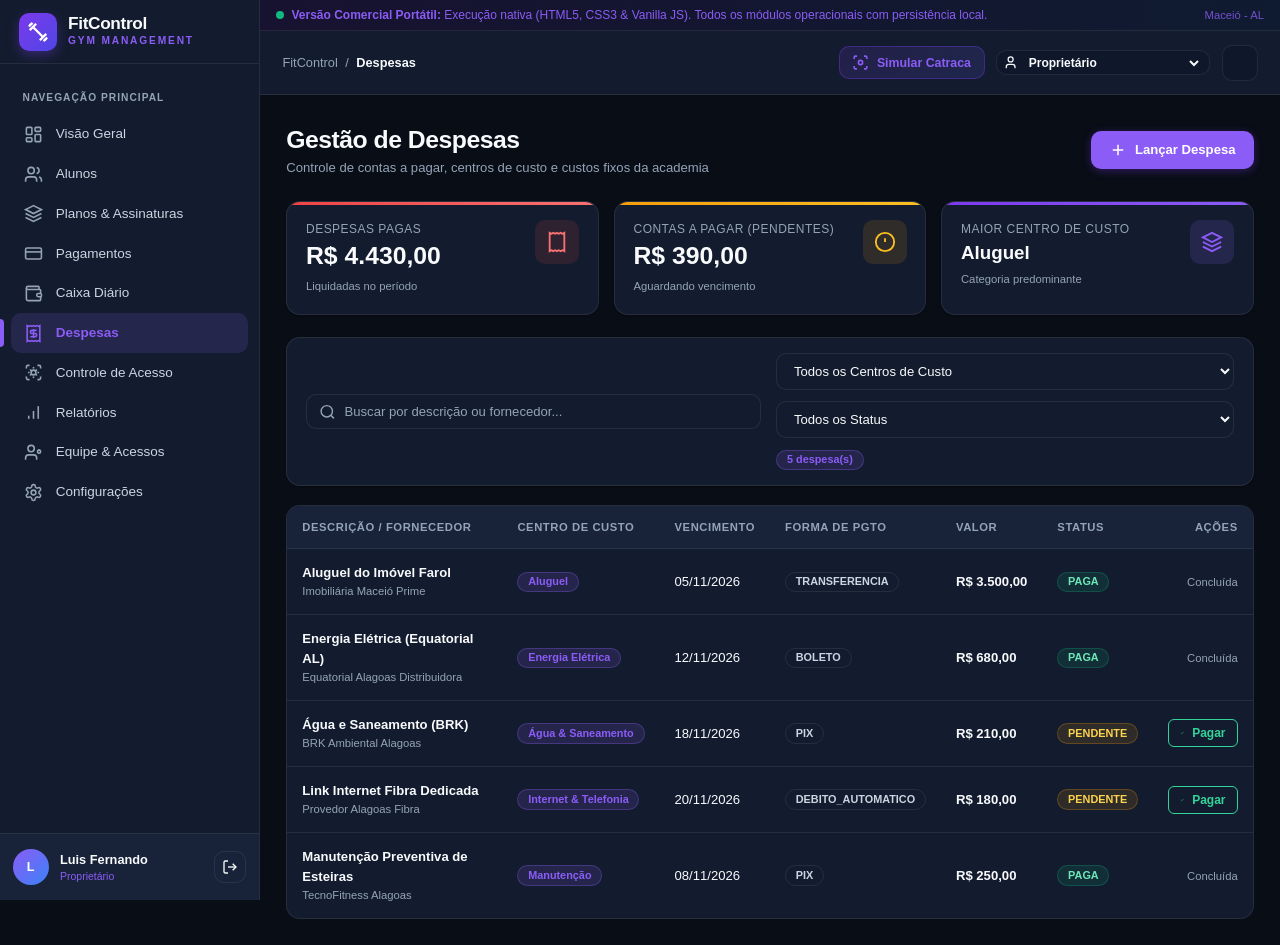
<file: despesas.html>
﻿<!DOCTYPE html>
<html lang="pt-BR">
<head>
  <meta charset="UTF-8" />
  <meta name="viewport" content="width=device-width, initial-scale=1.0" />
  <title>Despesas — FitControl</title>
  <link rel="stylesheet" href="global.css" />
  <link rel="stylesheet" href="layout.css" />
  <link rel="stylesheet" href="components.css" />
  <link rel="stylesheet" href="responsive.css" />
</head>
<body>
  <div class="app-wrapper">
    <aside class="sidebar"></aside>

    <div class="main-wrapper">
      <header class="topbar"></header>

      <main class="main-content">
        <div class="page-header">
          <div class="page-header-row">
            <div>
              <h1 class="page-title">Gestão de Despesas</h1>
              <p class="page-subtitle">Controle de contas a pagar, centros de custo e custos fixos da academia</p>
            </div>
            <button type="button" class="btn btn-primary" onclick="openModal('new-expense-modal')">
              <svg width="18" height="18" viewBox="0 0 24 24" fill="none" stroke="currentColor" stroke-width="2"><line x1="12" y1="5" x2="12" y2="19"/><line x1="5" y1="12" x2="19" y2="12"/></svg>
              Lançar Despesa
            </button>
          </div>
        </div>

        <!-- KPIs de Despesas -->
        <div class="stats-grid">
          <div class="stat-card stat-red">
            <div class="stat-content">
              <span class="stat-label">Despesas Pagas</span>
              <span class="stat-value text-danger" id="kpi-expenses-paid">R$ 0,00</span>
              <span class="stat-helper">Liquidadas no período</span>
            </div>
            <div class="stat-icon stat-icon-red">
              <svg viewBox="0 0 24 24" fill="none" stroke="currentColor" stroke-width="2"><path d="M4 2v20l2-1 2 1 2-1 2 1 2-1 2 1 2-1 2 1V2l-2 1-2-1-2 1-2-1-2 1-2-1-2 1Z"/></svg>
            </div>
          </div>

          <div class="stat-card stat-yellow">
            <div class="stat-content">
              <span class="stat-label">Contas a Pagar (Pendentes)</span>
              <span class="stat-value text-warning" id="kpi-expenses-pending">R$ 0,00</span>
              <span class="stat-helper">Aguardando vencimento</span>
            </div>
            <div class="stat-icon stat-icon-yellow">
              <svg viewBox="0 0 24 24" fill="none" stroke="currentColor" stroke-width="2"><circle cx="12" cy="12" r="10"/><line x1="12" y1="8" x2="12" y2="12"/><line x1="12" y1="16" x2="12.01" y2="16"/></svg>
            </div>
          </div>

          <div class="stat-card stat-purple">
            <div class="stat-content">
              <span class="stat-label">Maior Centro de Custo</span>
              <span class="stat-value" id="kpi-expenses-top-cat" style="font-size: 1.25rem;">-</span>
              <span class="stat-helper">Categoria predominante</span>
            </div>
            <div class="stat-icon stat-icon-purple">
              <svg viewBox="0 0 24 24" fill="none" stroke="currentColor" stroke-width="2"><polygon points="12 2 2 7 12 12 22 7 12 2"/><polyline points="2 17 12 22 22 17"/><polyline points="2 12 12 17 22 12"/></svg>
            </div>
          </div>
        </div>

        <!-- Toolbar de Filtros -->
        <div class="card toolbar-card">
          <div class="search-box">
            <svg viewBox="0 0 24 24" fill="none" stroke="currentColor" stroke-width="2"><circle cx="11" cy="11" r="8"/><path d="m21 21-4.3-4.3"/></svg>
            <input type="text" id="expense-search-input" class="form-input" placeholder="Buscar por descrição ou fornecedor..." />
          </div>

          <div class="filter-actions">
            <select id="expense-category-filter" class="form-select" style="min-width: 170px;">
              <option value="TODAS">Todos os Centros de Custo</option>
              <option value="ALUGUEL">Aluguel</option>
              <option value="ENERGIA">Energia Elétrica</option>
              <option value="AGUA">Água</option>
              <option value="INTERNET">Internet</option>
              <option value="FUNCIONARIOS">Salários / Equipe</option>
              <option value="MANUTENCAO">Manutenção</option>
              <option value="MARKETING">Marketing</option>
              <option value="EQUIPAMENTOS">Equipamentos</option>
              <option value="OUTRAS">Outras Despesas</option>
            </select>

            <select id="expense-status-filter" class="form-select" style="min-width: 130px;">
              <option value="TODOS">Todos os Status</option>
              <option value="PAGA">Pagas</option>
              <option value="PENDENTE">Pendentes</option>
            </select>

            <span class="badge badge-purple" id="expenses-count-badge">0 despesa(s)</span>
          </div>
        </div>

        <!-- Tabela de Despesas -->
        <div class="table-container">
          <table class="data-table">
            <thead>
              <tr>
                <th>Descrição / Fornecedor</th>
                <th>Centro de Custo</th>
                <th>Vencimento</th>
                <th>Forma de Pgto</th>
                <th>Valor</th>
                <th>Status</th>
                <th class="text-right">Ações</th>
              </tr>
            </thead>
            <tbody id="expenses-table-body">
              <!-- Renderizado via expenses.js -->
            </tbody>
          </table>
        </div>
      </main>
    </div>
  </div>

  <!-- Modal: Nova Despesa -->
  <div id="new-expense-modal" class="modal-overlay">
    <div class="modal-content">
      <div class="modal-header">
        <h3 class="modal-title">Lançar Despesa Operacional</h3>
        <button class="modal-close-btn" onclick="closeModal('new-expense-modal')">
          <svg width="20" height="20" viewBox="0 0 24 24" fill="none" stroke="currentColor" stroke-width="2"><line x1="18" y1="6" x2="6" y2="18"/><line x1="6" y1="6" x2="18" y2="18"/></svg>
        </button>
      </div>
      <form id="new-expense-form" onsubmit="handleCreateExpense(event)">
        <div class="modal-body">
          <div class="form-group" style="margin-bottom: 1rem;">
            <label class="form-label">Descrição da Despesa <span class="required">*</span></label>
            <input type="text" id="expense-title" class="form-input" required placeholder="Ex: Conta de Energia Elétrica do Farol" />
          </div>

          <div style="display: grid; grid-template-columns: 1fr 1fr; gap: 1rem; margin-bottom: 1rem;">
            <div class="form-group">
              <label class="form-label">Centro de Custo <span class="required">*</span></label>
              <select id="expense-category" class="form-select" required>
                <option value="ALUGUEL">Aluguel</option>
                <option value="ENERGIA">Energia Elétrica</option>
                <option value="AGUA">Água</option>
                <option value="INTERNET">Internet</option>
                <option value="FUNCIONARIOS">Salários / Equipe</option>
                <option value="MANUTENCAO">Manutenção</option>
                <option value="MARKETING">Marketing</option>
                <option value="EQUIPAMENTOS">Equipamentos</option>
                <option value="OUTRAS" selected>Outras Despesas</option>
              </select>
            </div>
            <div class="form-group">
              <label class="form-label">Valor (R$) <span class="required">*</span></label>
              <input type="number" id="expense-amount" class="form-input" required step="0.50" placeholder="0.00" />
            </div>
          </div>

          <div style="display: grid; grid-template-columns: 1fr 1fr; gap: 1rem; margin-bottom: 1rem;">
            <div class="form-group">
              <label class="form-label">Data de Vencimento <span class="required">*</span></label>
              <input type="date" id="expense-due-date" class="form-input" required />
            </div>
            <div class="form-group">
              <label class="form-label">Status Inicial</label>
              <select id="expense-status" class="form-select">
                <option value="PENDENTE">Pendente</option>
                <option value="PAGA">Paga (Liquidada)</option>
              </select>
            </div>
          </div>

          <div style="display: grid; grid-template-columns: 1fr 1fr; gap: 1rem; margin-bottom: 1rem;">
            <div class="form-group">
              <label class="form-label">Fornecedor / Destinatário</label>
              <input type="text" id="expense-recipient" class="form-input" placeholder="Ex: Equatorial AL" />
            </div>
            <div class="form-group">
              <label class="form-label">Forma de Pagamento</label>
              <select id="expense-method" class="form-select">
                <option value="PIX">PIX</option>
                <option value="BOLETO">Boleto</option>
                <option value="TRANSFERENCIA">Transferência</option>
                <option value="DINHEIRO">Dinheiro</option>
              </select>
            </div>
          </div>

          <div class="form-group">
            <label class="form-label">Observações</label>
            <input type="text" id="expense-notes" class="form-input" placeholder="Detalhes adicionais..." />
          </div>
        </div>
        <div class="modal-footer">
          <button type="button" class="btn btn-secondary" onclick="closeModal('new-expense-modal')">Cancelar</button>
          <button type="submit" class="btn btn-primary">Salvar Despesa</button>
        </div>
      </form>
    </div>
  </div>

  <script src="storage.js"></script>
  <script src="auth.js"></script>
  <script src="theme.js"></script>
  <script src="ui.js"></script>
  <script src="navigation.js"></script>
  <script src="expenses.js"></script>
  <script>
    document.addEventListener("DOMContentLoaded", () => {
      fitAuth.enforcePageAccess(["PROPRIETARIO", "ADMINISTRADOR"]);
      setupNavigation("despesas", "Despesas");
      initExpensesPage();
      document.getElementById("expense-due-date").value = new Date().toISOString().slice(0, 10);
    });
  </script>
</body>
</html>
</file>
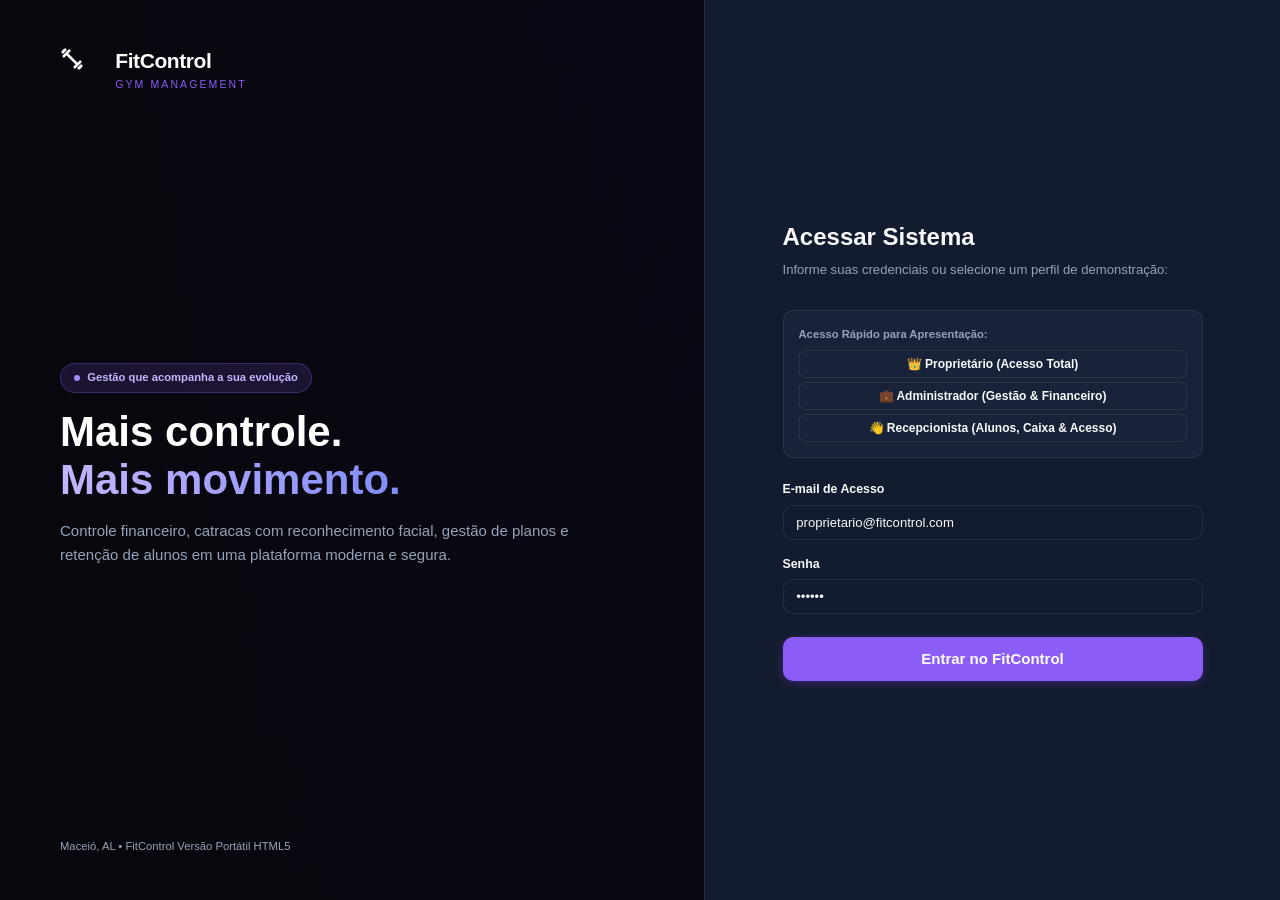
<file: login.html>
﻿<!DOCTYPE html>
<html lang="pt-BR" class="dark">
<head>
  <meta charset="UTF-8" />
  <meta name="viewport" content="width=device-width, initial-scale=1.0" />
  <title>Login — FitControl</title>
  <link rel="stylesheet" href="global.css" />
  <link rel="stylesheet" href="components.css" />
  <style>
    .login-container {
      min-height: 100vh;
      display: grid;
      grid-template-columns: 1.1fr 0.9fr;
      background-color: #07070c;
      color: #ffffff;
      position: relative;
      overflow: hidden;
    }

    .login-left {
      position: relative;
      padding: 3rem 4rem;
      display: flex;
      flex-direction: column;
      justify-content: space-between;
      background: linear-gradient(135deg, rgba(124, 58, 237, 0.15), rgba(7, 7, 15, 0.95)),
                  url('https://images.unsplash.com/photo-1534438327276-14e5300c3a48?auto=format&fit=crop&w=1600&q=80') center/cover;
    }

    .login-left::before {
      content: '';
      position: absolute;
      inset: 0;
      background: linear-gradient(90deg, rgba(7, 7, 12, 0.95) 0%, rgba(9, 7, 17, 0.75) 100%);
      z-index: 1;
    }

    .login-left-content {
      position: relative;
      z-index: 2;
    }

    .login-right {
      display: flex;
      flex-direction: column;
      justify-content: center;
      padding: 3rem 4rem;
      background-color: var(--bg-card);
      border-left: 1px solid var(--border-color);
      z-index: 2;
    }

    .demo-pill {
      display: inline-flex;
      align-items: center;
      gap: 0.5rem;
      padding: 0.35rem 0.85rem;
      border-radius: var(--radius-full);
      background: rgba(139, 92, 246, 0.15);
      border: 1px solid rgba(139, 92, 246, 0.3);
      color: #c4b5fd;
      font-size: 0.75rem;
      font-weight: 600;
      margin-bottom: 1rem;
    }

    @media (max-width: 900px) {
      .login-container {
        grid-template-columns: 1fr;
      }
      .login-left {
        display: none;
      }
      .login-right {
        padding: 2rem 1.5rem;
      }
    }
  </style>
</head>
<body>
  <div class="login-container">
    <!-- Coluna Esquerda: Apresentação Visual -->
    <div class="login-left">
      <div class="login-left-content">
        <div class="flex items-center gap-3">
          <div class="brand-icon" style="width: 44px; height: 44px;">
            <svg width="24" height="24" viewBox="0 0 24 24" fill="none" stroke="currentColor" stroke-width="2.5"><path d="m6.5 6.5 11 11"/><path d="m21 21-1-1"/><path d="m3 3 1 1"/><path d="m18 22 4-4"/><path d="m2 6 4-4"/><path d="m3 10 7-7"/><path d="m14 21 7-7"/></svg>
          </div>
          <div>
            <div style="font-size: 1.4rem; font-weight: 800; letter-spacing: -0.02em;">FitControl</div>
            <div style="font-size: 0.7rem; text-transform: uppercase; letter-spacing: 0.2em; color: var(--accent-primary);">Gym Management</div>
          </div>
        </div>
      </div>

      <div class="login-left-content" style="max-width: 520px;">
        <span class="demo-pill">
          <span style="width: 6px; height: 6px; border-radius: 50%; background: #a78bfa;"></span>
          Gestão que acompanha a sua evolução
        </span>
        <h1 style="font-size: 2.8rem; font-weight: 800; line-height: 1.15; margin-bottom: 1rem;">
          Mais controle.<br />
          <span style="background: linear-gradient(90deg, #c4b5fd, #818cf8); -webkit-background-clip: text; -webkit-text-fill-color: transparent;">
            Mais movimento.
          </span>
        </h1>
        <p style="color: #94a3b8; font-size: 1rem; line-height: 1.6;">
          Controle financeiro, catracas com reconhecimento facial, gestão de planos e retenção de alunos em uma plataforma moderna e segura.
        </p>
      </div>

      <div class="login-left-content text-xs text-muted">
        Maceió, AL • FitControl Versão Portátil HTML5
      </div>
    </div>

    <!-- Coluna Direita: Formulário de Autenticação -->
    <div class="login-right">
      <div style="max-width: 420px; width: 100%; margin: 0 auto;">
        <div style="margin-bottom: 2rem;">
          <h2 style="font-size: 1.6rem; font-weight: 700; color: var(--text-primary); margin-bottom: 0.35rem;">
            Acessar Sistema
          </h2>
          <p class="text-sm text-muted">
            Informe suas credenciais ou selecione um perfil de demonstração:
          </p>
        </div>

        <!-- Seletor de Perfis Rápidos para Apresentação -->
        <div style="background: var(--bg-card-subtle); border: 1px solid var(--border-color); border-radius: var(--radius-md); padding: 1rem; margin-bottom: 1.5rem;">
          <div class="text-xs font-bold text-muted uppercase" style="margin-bottom: 0.5rem;">Acesso Rápido para Apresentação:</div>
          <div class="flex flex-col gap-1">
            <button type="button" class="btn btn-outline btn-sm" onclick="quickLogin('proprietario@fitcontrol.com')">
              👑 Proprietário (Acesso Total)
            </button>
            <button type="button" class="btn btn-outline btn-sm" onclick="quickLogin('admin@fitcontrol.com')">
              💼 Administrador (Gestão & Financeiro)
            </button>
            <button type="button" class="btn btn-outline btn-sm" onclick="quickLogin('recepcao@fitcontrol.com')">
              👋 Recepcionista (Alunos, Caixa & Acesso)
            </button>
          </div>
        </div>

        <form id="login-form" onsubmit="handleLoginSubmit(event)">
          <div class="form-group" style="margin-bottom: 1rem;">
            <label class="form-label">E-mail de Acesso</label>
            <input type="email" id="login-email" class="form-input" placeholder="seu.email@fitcontrol.com" required value="proprietario@fitcontrol.com" />
          </div>

          <div class="form-group" style="margin-bottom: 1.5rem;">
            <label class="form-label">Senha</label>
            <input type="password" id="login-password" class="form-input" placeholder="••••••••" required value="123456" />
          </div>

          <button type="submit" class="btn btn-primary w-full btn-lg">
            Entrar no FitControl
          </button>
        </form>
      </div>
    </div>
  </div>

  <script src="storage.js"></script>
  <script src="auth.js"></script>
  <script src="theme.js"></script>
  <script>
    function quickLogin(email) {
      document.getElementById('login-email').value = email;
      document.getElementById('login-password').value = '123456';
      document.getElementById('login-form').dispatchEvent(new Event('submit'));
    }

    function handleLoginSubmit(e) {
      e.preventDefault();
      const email = document.getElementById('login-email').value;
      const res = fitAuth.login(email);
      if (res.success) {
        window.location.href = 'dashboard.html';
      } else {
        alert(res.error || 'Credenciais inválidas.');
      }
    }
  </script>
</body>
</html>
</file>
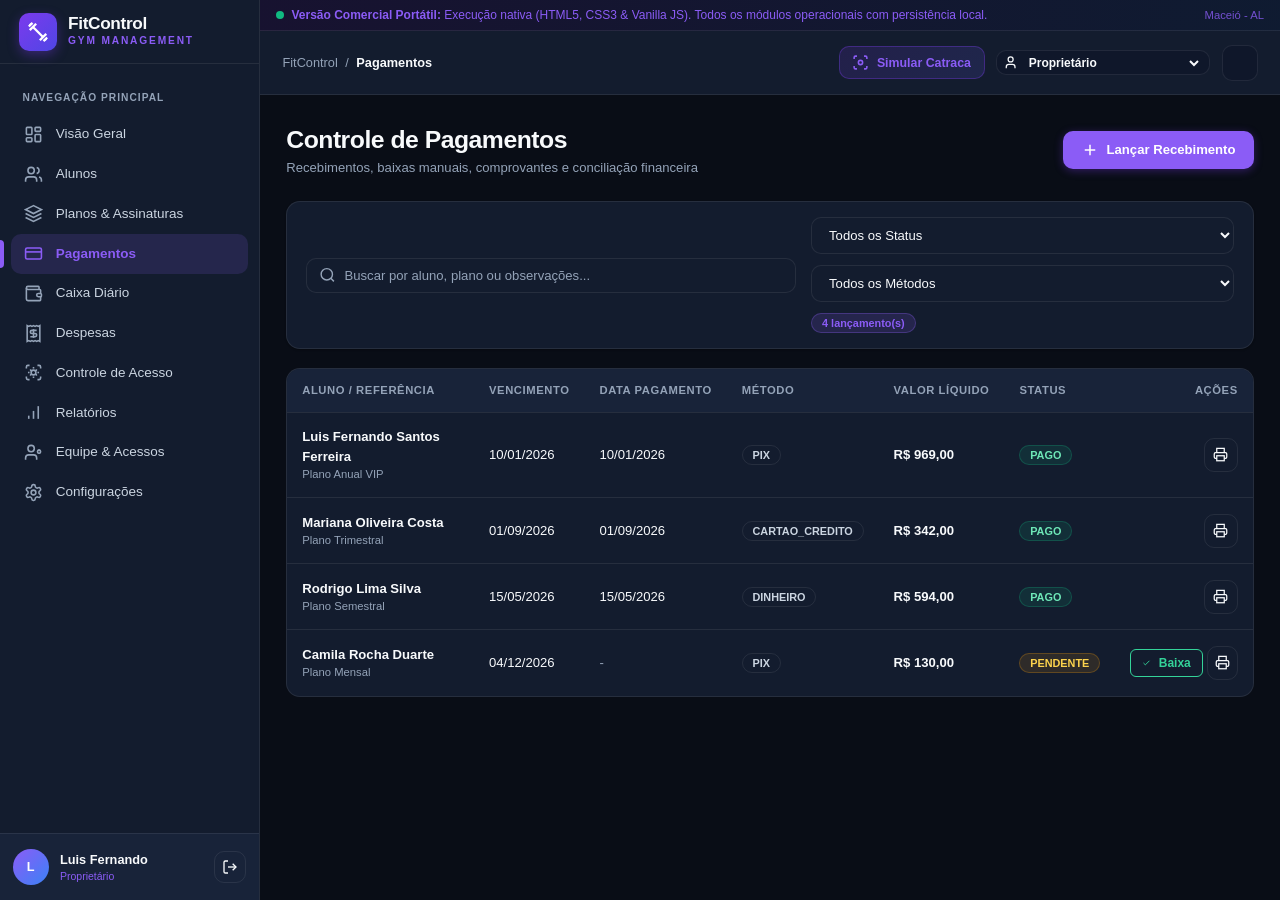
<file: pagamentos.html>
﻿<!DOCTYPE html>
<html lang="pt-BR">
<head>
  <meta charset="UTF-8" />
  <meta name="viewport" content="width=device-width, initial-scale=1.0" />
  <title>Pagamentos — FitControl</title>
  <link rel="stylesheet" href="global.css" />
  <link rel="stylesheet" href="layout.css" />
  <link rel="stylesheet" href="components.css" />
  <link rel="stylesheet" href="responsive.css" />
</head>
<body>
  <div class="app-wrapper">
    <aside class="sidebar"></aside>

    <div class="main-wrapper">
      <header class="topbar"></header>

      <main class="main-content">
        <div class="page-header">
          <div class="page-header-row">
            <div>
              <h1 class="page-title">Controle de Pagamentos</h1>
              <p class="page-subtitle">Recebimentos, baixas manuais, comprovantes e conciliação financeira</p>
            </div>
            <button type="button" class="btn btn-primary" onclick="openModal('new-payment-modal')">
              <svg width="18" height="18" viewBox="0 0 24 24" fill="none" stroke="currentColor" stroke-width="2"><line x1="12" y1="5" x2="12" y2="19"/><line x1="5" y1="12" x2="19" y2="12"/></svg>
              Lançar Recebimento
            </button>
          </div>
        </div>

        <!-- Toolbar de Filtros -->
        <div class="card toolbar-card">
          <div class="search-box">
            <svg viewBox="0 0 24 24" fill="none" stroke="currentColor" stroke-width="2"><circle cx="11" cy="11" r="8"/><path d="m21 21-4.3-4.3"/></svg>
            <input type="text" id="payment-search-input" class="form-input" placeholder="Buscar por aluno, plano ou observações..." />
          </div>

          <div class="filter-actions">
            <select id="payment-status-filter" class="form-select" style="min-width: 140px;">
              <option value="TODOS">Todos os Status</option>
              <option value="PAGO">Somente Pagos</option>
              <option value="PENDENTE">Pendentes</option>
              <option value="ATRASADO">Atrasados</option>
            </select>

            <select id="payment-method-filter" class="form-select" style="min-width: 140px;">
              <option value="TODOS">Todos os Métodos</option>
              <option value="PIX">PIX</option>
              <option value="DINHEIRO">Dinheiro</option>
              <option value="CARTAO_CREDITO">Cartão de Crédito</option>
              <option value="CARTAO_DEBITO">Cartão de Débito</option>
              <option value="BOLETO">Boleto</option>
            </select>

            <span class="badge badge-purple" id="payments-count-badge">0 registro(s)</span>
          </div>
        </div>

        <!-- Tabela de Pagamentos -->
        <div class="table-container">
          <table class="data-table">
            <thead>
              <tr>
                <th>Aluno / Referência</th>
                <th>Vencimento</th>
                <th>Data Pagamento</th>
                <th>Método</th>
                <th>Valor Líquido</th>
                <th>Status</th>
                <th class="text-right">Ações</th>
              </tr>
            </thead>
            <tbody id="payments-table-body">
              <!-- Renderizado via payments.js -->
            </tbody>
          </table>
        </div>
      </main>
    </div>
  </div>

  <!-- Modal: Novo Pagamento -->
  <div id="new-payment-modal" class="modal-overlay">
    <div class="modal-content">
      <div class="modal-header">
        <h3 class="modal-title">Registrar Pagamento</h3>
        <button class="modal-close-btn" onclick="closeModal('new-payment-modal')">
          <svg width="20" height="20" viewBox="0 0 24 24" fill="none" stroke="currentColor" stroke-width="2"><line x1="18" y1="6" x2="6" y2="18"/><line x1="6" y1="6" x2="18" y2="18"/></svg>
        </button>
      </div>
      <form id="new-payment-form" onsubmit="handleCreatePayment(event)">
        <div class="modal-body">
          <div class="form-group" style="margin-bottom: 1rem;">
            <label class="form-label">Aluno Correspondente <span class="required">*</span></label>
            <select id="new-pay-student" class="form-select" required></select>
          </div>

          <div style="display: grid; grid-template-columns: 1fr 1fr; gap: 1rem; margin-bottom: 1rem;">
            <div class="form-group">
              <label class="form-label">Valor Bruto (R$) <span class="required">*</span></label>
              <input type="number" id="new-pay-amount" class="form-input" required step="0.50" value="130" />
            </div>
            <div class="form-group">
              <label class="form-label">Desconto Pontual (R$)</label>
              <input type="number" id="new-pay-discount" class="form-input" min="0" step="0.50" value="0" />
            </div>
          </div>

          <div style="display: grid; grid-template-columns: 1fr 1fr; gap: 1rem; margin-bottom: 1rem;">
            <div class="form-group">
              <label class="form-label">Forma de Pagamento <span class="required">*</span></label>
              <select id="new-pay-method" class="form-select" required>
                <option value="PIX">PIX Instantâneo</option>
                <option value="DINHEIRO">Dinheiro (Caixa)</option>
                <option value="CARTAO_CREDITO">Cartão de Crédito</option>
                <option value="CARTAO_DEBITO">Cartão de Débito</option>
                <option value="BOLETO">Boleto Bancário</option>
              </select>
            </div>
            <div class="form-group">
              <label class="form-label">Status Inicial</label>
              <select id="new-pay-status" class="form-select">
                <option value="PAGO">Pago (Dar Baixa Agora)</option>
                <option value="PENDENTE">Pendente</option>
              </select>
            </div>
          </div>

          <div class="form-group" style="margin-bottom: 1rem;">
            <label class="form-label">Data de Vencimento</label>
            <input type="date" id="new-pay-date" class="form-input" required />
          </div>

          <div class="form-group">
            <label class="form-label">Observações / Anotações</label>
            <input type="text" id="new-pay-notes" class="form-input" placeholder="Ex: Mensalidade avulsa..." />
          </div>
        </div>
        <div class="modal-footer">
          <button type="button" class="btn btn-secondary" onclick="closeModal('new-payment-modal')">Cancelar</button>
          <button type="submit" class="btn btn-primary">Registrar Pagamento</button>
        </div>
      </form>
    </div>
  </div>

  <!-- Modal: Recibo Imprimível -->
  <div id="receipt-modal" class="modal-overlay">
    <div class="modal-content modal-lg">
      <div class="modal-header">
        <h3 class="modal-title">Comprovante de Pagamento</h3>
        <button class="modal-close-btn" onclick="closeModal('receipt-modal')">
          <svg width="20" height="20" viewBox="0 0 24 24" fill="none" stroke="currentColor" stroke-width="2"><line x1="18" y1="6" x2="6" y2="18"/><line x1="6" y1="6" x2="18" y2="18"/></svg>
        </button>
      </div>
      <div class="modal-body" id="receipt-modal-body"></div>
      <div class="modal-footer">
        <button type="button" class="btn btn-secondary" onclick="closeModal('receipt-modal')">Fechar</button>
        <button type="button" class="btn btn-primary" onclick="executePrintReceipt()">
          <svg width="16" height="16" viewBox="0 0 24 24" fill="none" stroke="currentColor" stroke-width="2"><polyline points="6 9 6 2 18 2 18 9"/><path d="M6 18H4a2 2 0 0 1-2-2v-5a2 2 0 0 1 2-2h16a2 2 0 0 1 2 2v5a2 2 0 0 1-2 2h-2"/><rect width="12" height="8" x="6" y="14"/></svg>
          Imprimir Comprovante
        </button>
      </div>
    </div>
  </div>

  <script src="storage.js"></script>
  <script src="auth.js"></script>
  <script src="theme.js"></script>
  <script src="ui.js"></script>
  <script src="navigation.js"></script>
  <script src="payments.js"></script>
  <script>
    document.addEventListener("DOMContentLoaded", () => {
      fitAuth.enforcePageAccess(["PROPRIETARIO", "ADMINISTRADOR", "RECEPCIONISTA", "CONSULTA"]);
      setupNavigation("pagamentos", "Pagamentos");
      initPaymentsPage();
      document.getElementById("new-pay-date").value = new Date().toISOString().slice(0, 10);
    });
  </script>
</body>
</html>
</file>
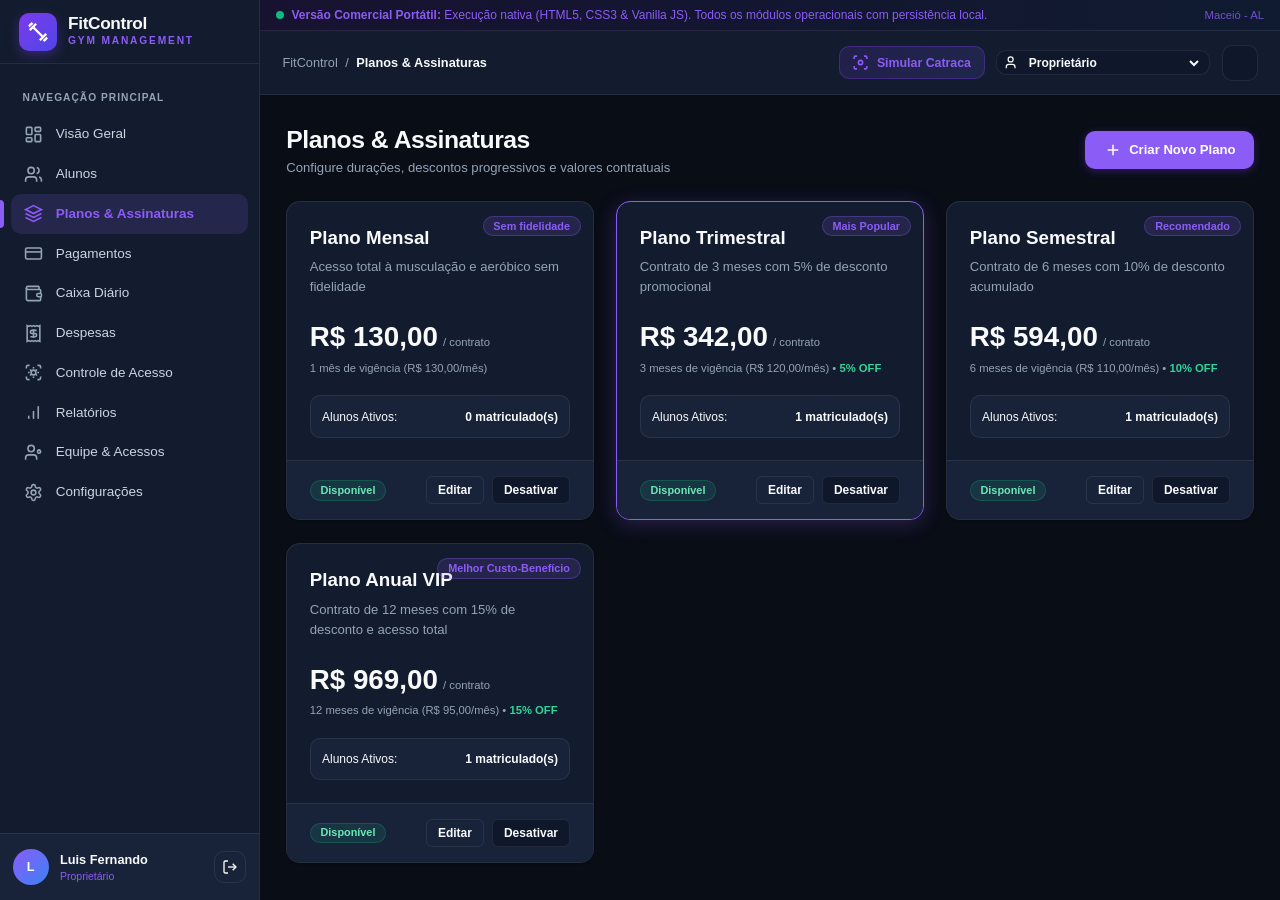
<file: planos.html>
﻿<!DOCTYPE html>
<html lang="pt-BR">
<head>
  <meta charset="UTF-8" />
  <meta name="viewport" content="width=device-width, initial-scale=1.0" />
  <title>Planos & Assinaturas — FitControl</title>
  <link rel="stylesheet" href="global.css" />
  <link rel="stylesheet" href="layout.css" />
  <link rel="stylesheet" href="components.css" />
  <link rel="stylesheet" href="responsive.css" />
</head>
<body>
  <div class="app-wrapper">
    <aside class="sidebar"></aside>

    <div class="main-wrapper">
      <header class="topbar"></header>

      <main class="main-content">
        <div class="page-header">
          <div class="page-header-row">
            <div>
              <h1 class="page-title">Planos & Assinaturas</h1>
              <p class="page-subtitle">Configure durações, descontos progressivos e valores contratuais</p>
            </div>
            <button type="button" class="btn btn-primary" onclick="openCreatePlanModal()">
              <svg width="18" height="18" viewBox="0 0 24 24" fill="none" stroke="currentColor" stroke-width="2"><line x1="12" y1="5" x2="12" y2="19"/><line x1="5" y1="12" x2="19" y2="12"/></svg>
              Criar Novo Plano
            </button>
          </div>
        </div>

        <!-- Grade de Cards de Planos -->
        <div class="grid grid-cols-1 md:grid-cols-2 lg:grid-cols-3 gap-6" id="plans-grid-container" style="display: grid; grid-template-columns: repeat(auto-fit, minmax(280px, 1fr)); gap: 1.5rem;">
          <!-- Renderizado via plans.js -->
        </div>
      </main>
    </div>
  </div>

  <!-- Modal: Criar / Editar Plano -->
  <div id="plan-modal" class="modal-overlay">
    <div class="modal-content">
      <div class="modal-header">
        <h3 class="modal-title" id="plan-modal-title">Configurar Plano</h3>
        <button class="modal-close-btn" onclick="closeModal('plan-modal')">
          <svg width="20" height="20" viewBox="0 0 24 24" fill="none" stroke="currentColor" stroke-width="2"><line x1="18" y1="6" x2="6" y2="18"/><line x1="6" y1="6" x2="18" y2="18"/></svg>
        </button>
      </div>
      <form id="plan-form" onsubmit="handleSavePlan(event)">
        <input type="hidden" id="plan-id" />
        <div class="modal-body">
          <div class="form-group" style="margin-bottom: 1rem;">
            <label class="form-label">Nome do Plano <span class="required">*</span></label>
            <input type="text" id="plan-name" class="form-input" required placeholder="Ex: Plano Trimestral VIP" />
          </div>

          <div class="form-group" style="margin-bottom: 1rem;">
            <label class="form-label">Descrição dos Benefícios</label>
            <input type="text" id="plan-description" class="form-input" placeholder="Ex: Musculação livre + avaliação física" />
          </div>

          <div style="display: grid; grid-template-columns: 1fr 1fr; gap: 1rem; margin-bottom: 1rem;">
            <div class="form-group">
              <label class="form-label">Duração (Meses) <span class="required">*</span></label>
              <input type="number" id="plan-duration" class="form-input" required min="1" max="36" value="3" />
            </div>
            <div class="form-group">
              <label class="form-label">Mensalidade Base (R$) <span class="required">*</span></label>
              <input type="number" id="plan-monthly-price" class="form-input" required min="1" step="0.50" value="120" />
            </div>
          </div>

          <div style="display: grid; grid-template-columns: 1fr 1fr; gap: 1rem; margin-bottom: 1.25rem;">
            <div class="form-group">
              <label class="form-label">Desconto do Contrato (%)</label>
              <input type="number" id="plan-discount" class="form-input" min="0" max="90" value="5" />
            </div>
            <div class="form-group">
              <label class="form-label">Destaque / Tag Promocional</label>
              <input type="text" id="plan-tag" class="form-input" placeholder="Ex: Mais Popular" />
            </div>
          </div>

          <!-- Preview do Valor Calculado Automaticamente -->
          <div style="background: var(--bg-card-subtle); border: 2px dashed var(--accent-primary); border-radius: var(--radius-md); padding: 1rem; text-align: center;">
            <div class="text-xs text-muted uppercase font-bold">Valor Total Final do Contrato</div>
            <div style="font-size: 1.85rem; font-weight: 800; color: var(--accent-primary); margin: 0.25rem 0;" id="preview-total-price">
              R$ 0,00
            </div>
            <div class="text-xs text-success" id="preview-discount-val">Desconto aplicado: R$ 0,00</div>
          </div>
        </div>
        <div class="modal-footer">
          <button type="button" class="btn btn-secondary" onclick="closeModal('plan-modal')">Cancelar</button>
          <button type="submit" class="btn btn-primary">Salvar Plano</button>
        </div>
      </form>
    </div>
  </div>

  <script src="storage.js"></script>
  <script src="auth.js"></script>
  <script src="theme.js"></script>
  <script src="ui.js"></script>
  <script src="navigation.js"></script>
  <script src="plans.js"></script>
  <script>
    document.addEventListener("DOMContentLoaded", () => {
      fitAuth.enforcePageAccess(["PROPRIETARIO", "ADMINISTRADOR", "RECEPCIONISTA", "CONSULTA"]);
      setupNavigation("planos", "Planos & Assinaturas");
      initPlansPage();
    });
  </script>
</body>
</html>
</file>
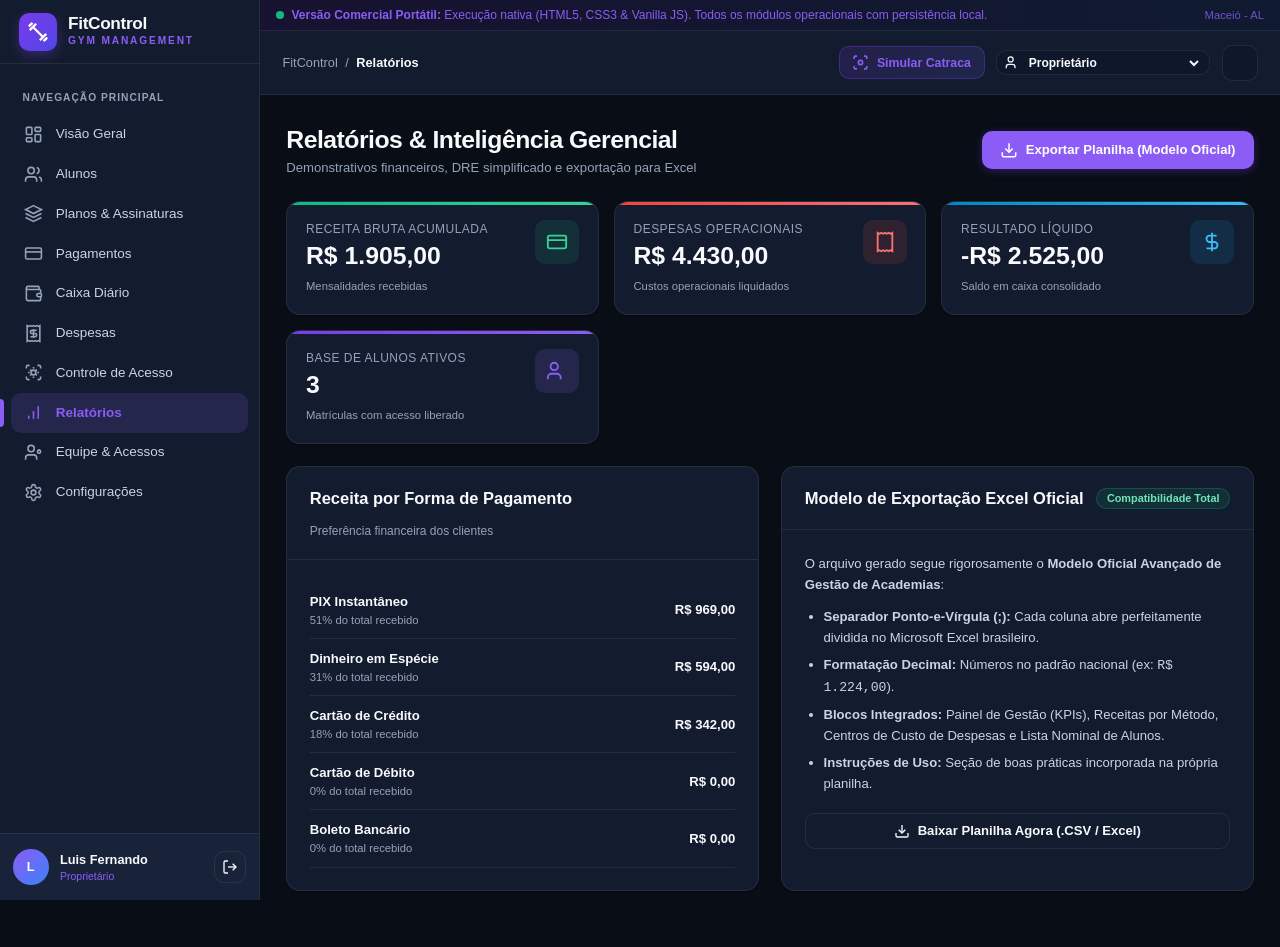
<file: relatorios.html>
﻿<!DOCTYPE html>
<html lang="pt-BR">
<head>
  <meta charset="UTF-8" />
  <meta name="viewport" content="width=device-width, initial-scale=1.0" />
  <title>Relatórios — FitControl</title>
  <link rel="stylesheet" href="global.css" />
  <link rel="stylesheet" href="layout.css" />
  <link rel="stylesheet" href="components.css" />
  <link rel="stylesheet" href="responsive.css" />
</head>
<body>
  <div class="app-wrapper">
    <aside class="sidebar"></aside>

    <div class="main-wrapper">
      <header class="topbar"></header>

      <main class="main-content">
        <div class="page-header">
          <div class="page-header-row">
            <div>
              <h1 class="page-title">Relatórios & Inteligência Gerencial</h1>
              <p class="page-subtitle">Demonstrativos financeiros, DRE simplificado e exportação para Excel</p>
            </div>
            <button type="button" class="btn btn-primary" onclick="exportOfficialExcelModel()">
              <svg width="18" height="18" viewBox="0 0 24 24" fill="none" stroke="currentColor" stroke-width="2"><path d="M21 15v4a2 2 0 0 1-2 2H5a2 2 0 0 1-2-2v-4"/><polyline points="7 10 12 15 17 10"/><line x1="12" y1="15" x2="12" y2="3"/></svg>
              Exportar Planilha (Modelo Oficial)
            </button>
          </div>
        </div>

        <!-- KPIs Resumo Financeiro -->
        <div class="stats-grid">
          <div class="stat-card stat-green">
            <div class="stat-content">
              <span class="stat-label">Receita Bruta Acumulada</span>
              <span class="stat-value text-success" id="rep-revenue">R$ 0,00</span>
              <span class="stat-helper">Mensalidades recebidas</span>
            </div>
            <div class="stat-icon stat-icon-green">
              <svg viewBox="0 0 24 24" fill="none" stroke="currentColor" stroke-width="2"><rect width="20" height="14" x="2" y="5" rx="2"/><line x1="2" x2="22" y1="10" y2="10"/></svg>
            </div>
          </div>

          <div class="stat-card stat-red">
            <div class="stat-content">
              <span class="stat-label">Despesas Operacionais</span>
              <span class="stat-value text-danger" id="rep-expenses">R$ 0,00</span>
              <span class="stat-helper">Custos operacionais liquidados</span>
            </div>
            <div class="stat-icon stat-icon-red">
              <svg viewBox="0 0 24 24" fill="none" stroke="currentColor" stroke-width="2"><path d="M4 2v20l2-1 2 1 2-1 2 1 2-1 2 1 2-1 2 1V2l-2 1-2-1-2 1-2-1-2 1-2-1-2 1Z"/></svg>
            </div>
          </div>

          <div class="stat-card stat-blue">
            <div class="stat-content">
              <span class="stat-label">Resultado Líquido</span>
              <span class="stat-value" id="rep-net-balance">R$ 0,00</span>
              <span class="stat-helper">Saldo em caixa consolidado</span>
            </div>
            <div class="stat-icon stat-icon-blue">
              <svg viewBox="0 0 24 24" fill="none" stroke="currentColor" stroke-width="2"><line x1="12" x2="12" y1="2" y2="22"/><path d="M17 5H9.5a3.5 3.5 0 0 0 0 7h5a3.5 3.5 0 0 1 0 7H6"/></svg>
            </div>
          </div>

          <div class="stat-card stat-purple">
            <div class="stat-content">
              <span class="stat-label">Base de Alunos Ativos</span>
              <span class="stat-value" id="rep-active-students">0</span>
              <span class="stat-helper">Matrículas com acesso liberado</span>
            </div>
            <div class="stat-icon stat-icon-purple">
              <svg viewBox="0 0 24 24" fill="none" stroke="currentColor" stroke-width="2"><path d="M16 21v-2a4 4 0 0 0-4-4H6a4 4 0 0 0-4 4v2"/><circle cx="9" cy="7" r="4"/></svg>
            </div>
          </div>
        </div>

        <!-- Grade: Formas de Pagamento e Detalhamento da Planilha -->
        <div class="grid grid-cols-1 lg:grid-cols-2 gap-6" style="display: grid; grid-template-columns: repeat(auto-fit, minmax(320px, 1fr)); gap: 1.5rem; margin-bottom: 2rem;">
          <!-- Recebimentos por Meio de Pagamento -->
          <div class="card">
            <div class="card-header">
              <h3 class="card-title">Receita por Forma de Pagamento</h3>
              <span class="card-subtitle">Preferência financeira dos clientes</span>
            </div>
            <div class="card-body" id="methods-breakdown-container">
              <!-- Renderizado via reports.js -->
            </div>
          </div>

          <!-- Informações sobre o Modelo Oficial da Planilha -->
          <div class="card">
            <div class="card-header">
              <h3 class="card-title">Modelo de Exportação Excel Oficial</h3>
              <span class="badge badge-success">Compatibilidade Total</span>
            </div>
            <div class="card-body" style="font-size: 0.875rem; color: var(--text-secondary); line-height: 1.6;">
              <p style="margin-bottom: 0.75rem;">
                O arquivo gerado segue rigorosamente o <strong>Modelo Oficial Avançado de Gestão de Academias</strong>:
              </p>
              <ul style="padding-left: 1.25rem; display: flex; flex-direction: column; gap: 0.4rem; margin-bottom: 1.25rem;">
                <li><strong>Separador Ponto-e-Vírgula (;):</strong> Cada coluna abre perfeitamente dividida no Microsoft Excel brasileiro.</li>
                <li><strong>Formatação Decimal:</strong> Números no padrão nacional (ex: <code>R$ 1.224,00</code>).</li>
                <li><strong>Blocos Integrados:</strong> Painel de Gestão (KPIs), Receitas por Método, Centros de Custo de Despesas e Lista Nominal de Alunos.</li>
                <li><strong>Instruções de Uso:</strong> Seção de boas práticas incorporada na própria planilha.</li>
              </ul>
              <button type="button" class="btn btn-outline w-full" onclick="exportOfficialExcelModel()">
                <svg width="16" height="16" viewBox="0 0 24 24" fill="none" stroke="currentColor" stroke-width="2"><path d="M21 15v4a2 2 0 0 1-2 2H5a2 2 0 0 1-2-2v-4"/><polyline points="7 10 12 15 17 10"/><line x1="12" y1="15" x2="12" y2="3"/></svg>
                Baixar Planilha Agora (.CSV / Excel)
              </button>
            </div>
          </div>
        </div>
      </main>
    </div>
  </div>

  <script src="storage.js"></script>
  <script src="auth.js"></script>
  <script src="theme.js"></script>
  <script src="ui.js"></script>
  <script src="navigation.js"></script>
  <script src="reports.js"></script>
  <script>
    document.addEventListener("DOMContentLoaded", () => {
      fitAuth.enforcePageAccess(["PROPRIETARIO", "ADMINISTRADOR"]);
      setupNavigation("relatorios", "Relatórios");
      initReportsPage();
    });
  </script>
</body>
</html>
</file>
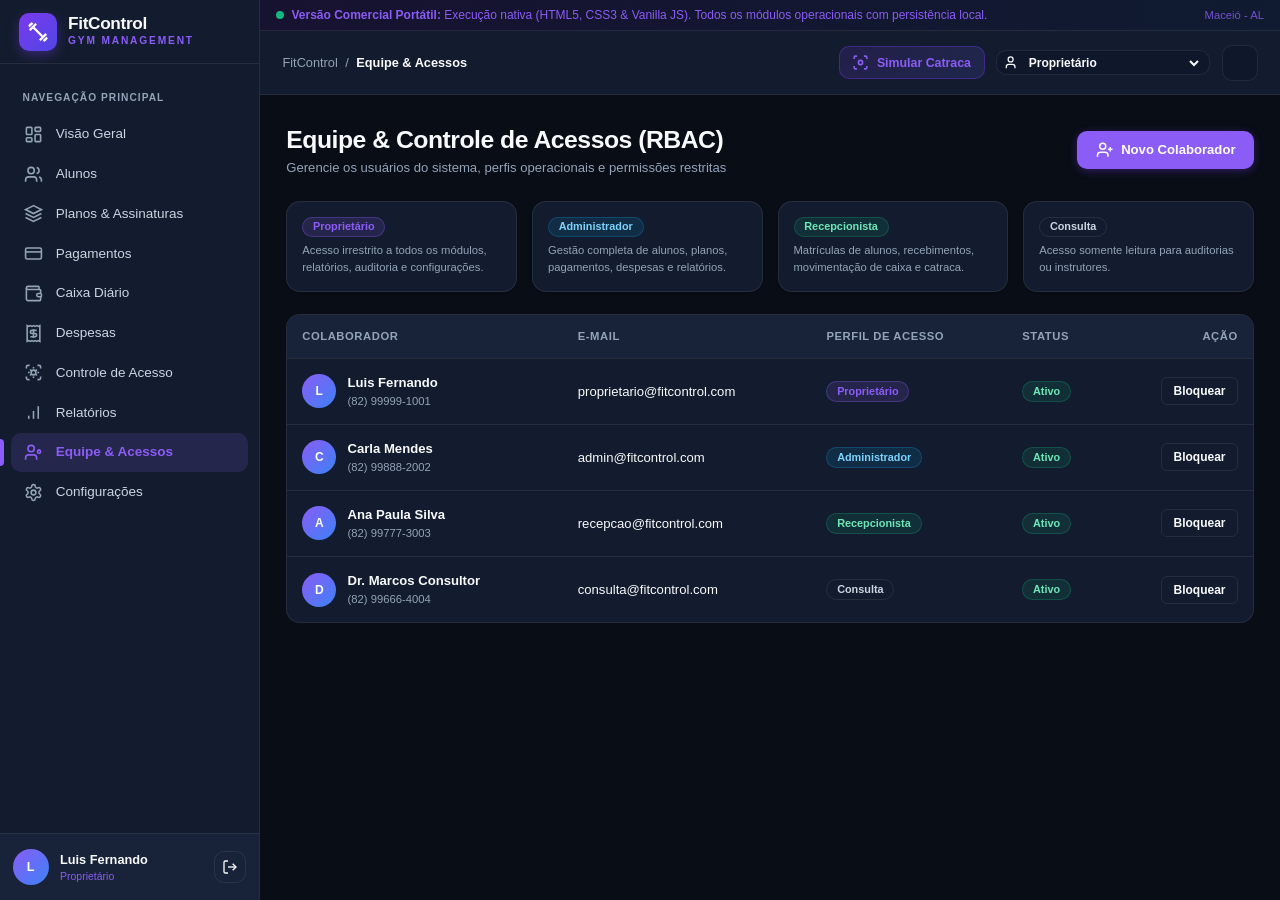
<file: usuarios.html>
﻿<!DOCTYPE html>
<html lang="pt-BR">
<head>
  <meta charset="UTF-8" />
  <meta name="viewport" content="width=device-width, initial-scale=1.0" />
  <title>Equipe & Acessos — FitControl</title>
  <link rel="stylesheet" href="global.css" />
  <link rel="stylesheet" href="layout.css" />
  <link rel="stylesheet" href="components.css" />
  <link rel="stylesheet" href="responsive.css" />
</head>
<body>
  <div class="app-wrapper">
    <aside class="sidebar"></aside>

    <div class="main-wrapper">
      <header class="topbar"></header>

      <main class="main-content">
        <div class="page-header">
          <div class="page-header-row">
            <div>
              <h1 class="page-title">Equipe & Controle de Acessos (RBAC)</h1>
              <p class="page-subtitle">Gerencie os usuários do sistema, perfis operacionais e permissões restritas</p>
            </div>
            <button type="button" class="btn btn-primary" onclick="openModal('new-user-modal')">
              <svg width="18" height="18" viewBox="0 0 24 24" fill="none" stroke="currentColor" stroke-width="2"><path d="M16 21v-2a4 4 0 0 0-4-4H6a4 4 0 0 0-4 4v2"/><circle cx="9" cy="7" r="4"/><line x1="19" y1="8" x2="19" y2="14"/><line x1="22" y1="11" x2="16" y2="11"/></svg>
              Novo Colaborador
            </button>
          </div>
        </div>

        <!-- Explicação dos Perfis -->
        <div class="grid grid-cols-1 md:grid-cols-4 gap-4" style="display: grid; grid-template-columns: repeat(auto-fit, minmax(220px, 1fr)); gap: 1rem; margin-bottom: 1.5rem;">
          <div class="card" style="padding: 1rem;">
            <div class="flex items-center gap-2" style="margin-bottom: 0.35rem;">
              <span class="badge badge-purple">Proprietário</span>
            </div>
            <p class="text-xs text-muted">Acesso irrestrito a todos os módulos, relatórios, auditoria e configurações.</p>
          </div>

          <div class="card" style="padding: 1rem;">
            <div class="flex items-center gap-2" style="margin-bottom: 0.35rem;">
              <span class="badge badge-info">Administrador</span>
            </div>
            <p class="text-xs text-muted">Gestão completa de alunos, planos, pagamentos, despesas e relatórios.</p>
          </div>

          <div class="card" style="padding: 1rem;">
            <div class="flex items-center gap-2" style="margin-bottom: 0.35rem;">
              <span class="badge badge-success">Recepcionista</span>
            </div>
            <p class="text-xs text-muted">Matrículas de alunos, recebimentos, movimentação de caixa e catraca.</p>
          </div>

          <div class="card" style="padding: 1rem;">
            <div class="flex items-center gap-2" style="margin-bottom: 0.35rem;">
              <span class="badge badge-outline">Consulta</span>
            </div>
            <p class="text-xs text-muted">Acesso somente leitura para auditorias ou instrutores.</p>
          </div>
        </div>

        <!-- Tabela de Usuários -->
        <div class="table-container">
          <table class="data-table">
            <thead>
              <tr>
                <th>Colaborador</th>
                <th>E-mail</th>
                <th>Perfil de Acesso</th>
                <th>Status</th>
                <th class="text-right">Ação</th>
              </tr>
            </thead>
            <tbody id="users-table-body">
              <!-- Renderizado via users.js -->
            </tbody>
          </table>
        </div>
      </main>
    </div>
  </div>

  <!-- Modal: Novo Colaborador -->
  <div id="new-user-modal" class="modal-overlay">
    <div class="modal-content">
      <div class="modal-header">
        <h3 class="modal-title">Cadastrar Novo Usuário</h3>
        <button class="modal-close-btn" onclick="closeModal('new-user-modal')">
          <svg width="20" height="20" viewBox="0 0 24 24" fill="none" stroke="currentColor" stroke-width="2"><line x1="18" y1="6" x2="6" y2="18"/><line x1="6" y1="6" x2="18" y2="18"/></svg>
        </button>
      </div>
      <form id="new-user-form" onsubmit="handleCreateUser(event)">
        <div class="modal-body">
          <div class="form-group" style="margin-bottom: 1rem;">
            <label class="form-label">Nome Completo <span class="required">*</span></label>
            <input type="text" id="user-name" class="form-input" required placeholder="Ex: Lucas Gabriel Oliveira" />
          </div>

          <div class="form-group" style="margin-bottom: 1rem;">
            <label class="form-label">E-mail Profissional <span class="required">*</span></label>
            <input type="email" id="user-email" class="form-input" required placeholder="lucas@fitcontrol.com" />
          </div>

          <div style="display: grid; grid-template-columns: 1fr 1fr; gap: 1rem; margin-bottom: 1rem;">
            <div class="form-group">
              <label class="form-label">Perfil de Acesso <span class="required">*</span></label>
              <select id="user-role" class="form-select" required>
                <option value="RECEPCIONISTA">Recepcionista</option>
                <option value="ADMINISTRADOR">Administrador</option>
                <option value="PROPRIETARIO">Proprietário</option>
                <option value="CONSULTA">Consulta (Leitura)</option>
              </select>
            </div>
            <div class="form-group">
              <label class="form-label">Telefone / WhatsApp</label>
              <input type="text" id="user-phone" class="form-input" placeholder="(82) 99999-0000" />
            </div>
          </div>
        </div>
        <div class="modal-footer">
          <button type="button" class="btn btn-secondary" onclick="closeModal('new-user-modal')">Cancelar</button>
          <button type="submit" class="btn btn-primary">Cadastrar Colaborador</button>
        </div>
      </form>
    </div>
  </div>

  <script src="storage.js"></script>
  <script src="auth.js"></script>
  <script src="theme.js"></script>
  <script src="ui.js"></script>
  <script src="navigation.js"></script>
  <script src="users.js"></script>
  <script>
    document.addEventListener("DOMContentLoaded", () => {
      fitAuth.enforcePageAccess(["PROPRIETARIO"]);
      setupNavigation("usuarios", "Equipe & Acessos");
      initUsersPage();
    });
  </script>
</body>
</html>
</file>
<file: global.css>
/* ==========================================================================
   FITCONTROL — GLOBAL STYLES & DESIGN TOKENS
   Tecnologias: HTML5, CSS3 Nativo, Vanilla JavaScript
   Paleta: Dark Navy, Charcoal, Roxo/Violeta (#7c3aed / #8b5cf6), Cinza Claro
   ========================================================================== */

:root {
  /* Tema Claro (Light Mode) */
  --bg-primary: #f8fafc;
  --bg-secondary: #f1f5f9;
  --bg-card: #ffffff;
  --bg-card-subtle: #f8fafc;
  --bg-hover: #e2e8f0;
  
  --border-color: #e2e8f0;
  --border-subtle: #f1f5f9;
  --border-focus: #7c3aed;
  
  --text-primary: #0f172a;
  --text-secondary: #475569;
  --text-muted: #64748b;
  --text-white: #ffffff;
  
  --accent-primary: #7c3aed;
  --accent-hover: #6d28d9;
  --accent-light: #ede9fe;
  --accent-glow: rgba(124, 58, 237, 0.15);
  
  --success: #10b981;
  --success-bg: #ecfdf5;
  --success-border: #a7f3d0;
  --success-text: #065f46;
  
  --warning: #f59e0b;
  --warning-bg: #fffbeb;
  --warning-border: #fde68a;
  --warning-text: #92400e;
  
  --danger: #ef4444;
  --danger-bg: #fef2f2;
  --danger-border: #fecaca;
  --danger-text: #991b1b;
  
  --info: #0284c7;
  --info-bg: #f0f9ff;
  --info-border: #bae6fd;
  --info-text: #075985;
  
  --radius-sm: 6px;
  --radius-md: 10px;
  --radius-lg: 14px;
  --radius-xl: 20px;
  --radius-full: 9999px;
  
  --shadow-sm: 0 1px 2px 0 rgba(0, 0, 0, 0.05);
  --shadow-md: 0 4px 6px -1px rgba(0, 0, 0, 0.08), 0 2px 4px -1px rgba(0, 0, 0, 0.04);
  --shadow-lg: 0 10px 15px -3px rgba(0, 0, 0, 0.1), 0 4px 6px -2px rgba(0, 0, 0, 0.05);
  --shadow-xl: 0 20px 25px -5px rgba(0, 0, 0, 0.1), 0 10px 10px -5px rgba(0, 0, 0, 0.04);
  
  --transition: all 0.2s cubic-bezier(0.4, 0, 0.2, 1);
  --font-sans: 'Inter', -apple-system, BlinkMacSystemFont, 'Segoe UI', Roboto, Helvetica, Arial, sans-serif;
  --sidebar-width: 260px;
  --header-height: 64px;
}

/* Tema Escuro (Dark Mode — Padrão do FitControl) */
.dark {
  --bg-primary: #090d16;
  --bg-secondary: #0f172a;
  --bg-card: #131c2e;
  --bg-card-subtle: #182339;
  --bg-hover: #1e293b;
  
  --border-color: rgba(255, 255, 255, 0.08);
  --border-subtle: rgba(255, 255, 255, 0.04);
  --border-focus: #8b5cf6;
  
  --text-primary: #f8fafc;
  --text-secondary: #cbd5e1;
  --text-muted: #94a3b8;
  --text-white: #ffffff;
  
  --accent-primary: #8b5cf6;
  --accent-hover: #7c3aed;
  --accent-light: rgba(139, 92, 246, 0.15);
  --accent-glow: rgba(139, 92, 246, 0.25);
  
  --success: #34d399;
  --success-bg: rgba(16, 185, 129, 0.12);
  --success-border: rgba(16, 185, 129, 0.25);
  --success-text: #6ee7b7;
  
  --warning: #fbbf24;
  --warning-bg: rgba(245, 158, 11, 0.12);
  --warning-border: rgba(245, 158, 11, 0.25);
  --warning-text: #fcd34d;
  
  --danger: #f87171;
  --danger-bg: rgba(239, 68, 68, 0.12);
  --danger-border: rgba(239, 68, 68, 0.25);
  --danger-text: #fca5a5;
  
  --info: #38bdf8;
  --info-bg: rgba(14, 165, 233, 0.12);
  --info-border: rgba(14, 165, 233, 0.25);
  --info-text: #7dd3fc;
  
  --shadow-sm: 0 1px 2px 0 rgba(0, 0, 0, 0.3);
  --shadow-md: 0 4px 6px -1px rgba(0, 0, 0, 0.4), 0 2px 4px -1px rgba(0, 0, 0, 0.2);
  --shadow-lg: 0 10px 15px -3px rgba(0, 0, 0, 0.5), 0 4px 6px -2px rgba(0, 0, 0, 0.3);
  --shadow-xl: 0 20px 25px -5px rgba(0, 0, 0, 0.6), 0 10px 10px -5px rgba(0, 0, 0, 0.4);
}

/* ==========================================================================
   RESET & BASE STYLES
   ========================================================================== */
*, *::before, *::after {
  box-sizing: border-box;
  margin: 0;
  padding: 0;
}

html {
  font-size: 15px;
  scroll-behavior: smooth;
}

body {
  font-family: var(--font-sans);
  background-color: var(--bg-primary);
  color: var(--text-primary);
  line-height: 1.5;
  -webkit-font-smoothing: antialiased;
  -moz-osx-font-smoothing: grayscale;
  min-height: 100vh;
  overflow-x: hidden;
  transition: background-color 0.2s ease, color 0.2s ease;
}

/* Links */
a {
  color: inherit;
  text-decoration: none;
}

/* Imagens */
img, svg {
  vertical-align: middle;
  max-width: 100%;
}

/* Barra de Rolagem Customizada */
::-webkit-scrollbar {
  width: 8px;
  height: 8px;
}

::-webkit-scrollbar-track {
  background: transparent;
}

::-webkit-scrollbar-thumb {
  background: rgba(139, 92, 246, 0.25);
  border-radius: var(--radius-full);
}

::-webkit-scrollbar-thumb:hover {
  background: rgba(139, 92, 246, 0.45);
}

/* Seleção de Texto */
::selection {
  background-color: var(--accent-primary);
  color: var(--text-white);
}

/* ==========================================================================
   UTILITÁRIOS GERAIS
   ========================================================================== */
.text-center { text-align: center; }
.text-right { text-align: right; }
.text-left { text-align: left; }

.font-bold { font-weight: 700; }
.font-semibold { font-weight: 600; }
.font-medium { font-weight: 500; }
.font-normal { font-weight: 400; }

.text-xs { font-size: 0.75rem; }
.text-sm { font-size: 0.875rem; }
.text-base { font-size: 1rem; }
.text-lg { font-size: 1.125rem; }
.text-xl { font-size: 1.25rem; }
.text-2xl { font-size: 1.5rem; }
.text-3xl { font-size: 1.875rem; }

.text-muted { color: var(--text-muted); }
.text-secondary { color: var(--text-secondary); }
.text-primary { color: var(--text-primary); }
.text-accent { color: var(--accent-primary); }
.text-success { color: var(--success); }
.text-danger { color: var(--danger); }
.text-warning { color: var(--warning); }

.flex { display: flex; }
.inline-flex { display: inline-flex; }
.flex-col { flex-direction: column; }
.items-center { align-items: center; }
.items-start { align-items: flex-start; }
.justify-between { justify-content: space-between; }
.justify-center { justify-content: center; }
.justify-end { justify-content: flex-end; }
.flex-1 { flex: 1 1 0%; }
.flex-wrap { flex-wrap: wrap; }
.gap-1 { gap: 0.25rem; }
.gap-2 { gap: 0.5rem; }
.gap-3 { gap: 0.75rem; }
.gap-4 { gap: 1rem; }
.gap-6 { gap: 1.5rem; }

.hidden { display: none !important; }
.block { display: block; }
.w-full { width: 100%; }

/* Badge de Modo Demonstração */
.demo-banner {
  background: linear-gradient(90deg, rgba(124, 58, 237, 0.12), rgba(59, 130, 246, 0.12));
  border-bottom: 1px solid var(--border-color);
  padding: 6px 16px;
  font-size: 0.8rem;
  color: var(--accent-primary);
  display: flex;
  align-items: center;
  justify-content: space-between;
  gap: 8px;
}

.demo-banner strong {
  font-weight: 600;
}
</file>
<file: layout.css>
/* ==========================================================================
   FITCONTROL — LAYOUT STYLES
   Sidebar fixa, Topbar com controles, Container responsivo, Drawer mobile
   ========================================================================== */

.app-wrapper {
  display: flex;
  min-height: 100vh;
  position: relative;
}

/* ==========================================================================
   SIDEBAR (Menu Lateral)
   ========================================================================== */
.sidebar {
  width: var(--sidebar-width);
  background-color: var(--bg-card);
  border-right: 1px solid var(--border-color);
  display: flex;
  flex-direction: column;
  position: fixed;
  top: 0;
  bottom: 0;
  left: 0;
  z-index: 40;
  transition: transform 0.25s ease-in-out;
}

/* Marca / Logotipo */
.sidebar-header {
  height: var(--header-height);
  padding: 0 1.25rem;
  display: flex;
  align-items: center;
  justify-content: space-between;
  border-bottom: 1px solid var(--border-color);
}

.brand-link {
  display: flex;
  align-items: center;
  gap: 0.75rem;
  text-decoration: none;
}

.brand-icon {
  width: 38px;
  height: 38px;
  border-radius: var(--radius-md);
  background: linear-gradient(135deg, #7c3aed, #4f46e5);
  color: #ffffff;
  display: flex;
  align-items: center;
  justify-content: center;
  box-shadow: 0 4px 12px rgba(124, 58, 237, 0.35);
}

.brand-text {
  display: flex;
  flex-direction: column;
}

.brand-title {
  font-size: 1.15rem;
  font-weight: 700;
  letter-spacing: -0.02em;
  color: var(--text-primary);
  line-height: 1.1;
}

.brand-subtitle {
  font-size: 0.68rem;
  font-weight: 600;
  text-transform: uppercase;
  letter-spacing: 0.18em;
  color: var(--accent-primary);
}

/* Navegação do Menu */
.sidebar-content {
  flex: 1;
  overflow-y: auto;
  padding: 1rem 0.75rem;
  display: flex;
  flex-direction: column;
  gap: 0.25rem;
}

.nav-section-title {
  font-size: 0.68rem;
  font-weight: 700;
  text-transform: uppercase;
  letter-spacing: 0.1em;
  color: var(--text-muted);
  padding: 0.75rem 0.75rem 0.35rem 0.75rem;
}

.nav-item {
  list-style: none;
}

.nav-link {
  display: flex;
  align-items: center;
  gap: 0.85rem;
  padding: 0.65rem 0.85rem;
  border-radius: var(--radius-md);
  color: var(--text-secondary);
  font-size: 0.9rem;
  font-weight: 500;
  transition: var(--transition);
  text-decoration: none;
  position: relative;
}

.nav-link svg {
  width: 19px;
  height: 19px;
  stroke-width: 2;
  color: var(--text-muted);
  transition: var(--transition);
  flex-shrink: 0;
}

.nav-link:hover {
  background-color: var(--bg-hover);
  color: var(--text-primary);
}

.nav-link:hover svg {
  color: var(--accent-primary);
}

.nav-link.active {
  background: var(--accent-light);
  color: var(--accent-primary);
  font-weight: 600;
}

.nav-link.active svg {
  color: var(--accent-primary);
}

.nav-link.active::before {
  content: '';
  position: absolute;
  left: -0.75rem;
  top: 15%;
  bottom: 15%;
  width: 4px;
  border-radius: 0 4px 4px 0;
  background-color: var(--accent-primary);
}

/* Rodapé do Menu Lateral */
.sidebar-footer {
  padding: 1rem 0.85rem;
  border-top: 1px solid var(--border-color);
  background-color: var(--bg-card-subtle);
  display: flex;
  align-items: center;
  justify-content: space-between;
}

.user-profile-summary {
  display: flex;
  align-items: center;
  gap: 0.75rem;
  overflow: hidden;
}

.user-avatar {
  width: 36px;
  height: 36px;
  border-radius: var(--radius-full);
  background: linear-gradient(135deg, #8b5cf6, #3b82f6);
  color: #fff;
  font-weight: 700;
  font-size: 0.85rem;
  display: flex;
  align-items: center;
  justify-content: center;
  flex-shrink: 0;
}

.user-info {
  display: flex;
  flex-direction: column;
  overflow: hidden;
}

.user-name {
  font-size: 0.85rem;
  font-weight: 600;
  color: var(--text-primary);
  white-space: nowrap;
  overflow: hidden;
  text-overflow: ellipsis;
}

.user-role-badge {
  font-size: 0.7rem;
  color: var(--accent-primary);
  font-weight: 500;
}

/* ==========================================================================
   ÁREA PRINCIPAL (Main Content)
   ========================================================================== */
.main-wrapper {
  flex: 1;
  margin-left: var(--sidebar-width);
  display: flex;
  flex-direction: column;
  min-height: 100vh;
  min-width: 0;
}

/* Barra Superior (Topbar) */
.topbar {
  height: var(--header-height);
  background-color: var(--bg-card);
  border-bottom: 1px solid var(--border-color);
  display: flex;
  align-items: center;
  justify-content: space-between;
  padding: 0 1.5rem;
  position: sticky;
  top: 0;
  z-index: 30;
  backdrop-filter: blur(8px);
}

.topbar-left {
  display: flex;
  align-items: center;
  gap: 1rem;
}

.menu-toggle-btn {
  display: none;
  background: none;
  border: none;
  color: var(--text-primary);
  cursor: pointer;
  padding: 0.4rem;
  border-radius: var(--radius-sm);
}

.page-breadcrumb {
  display: flex;
  align-items: center;
  gap: 0.5rem;
  font-size: 0.85rem;
  color: var(--text-muted);
}

.page-breadcrumb strong {
  color: var(--text-primary);
  font-weight: 600;
}

.topbar-right {
  display: flex;
  align-items: center;
  gap: 0.75rem;
}

/* Botão de Simulação de Catraca na Topbar */
.btn-simular-acesso {
  display: flex;
  align-items: center;
  gap: 0.5rem;
  background: linear-gradient(135deg, rgba(124, 58, 237, 0.15), rgba(99, 102, 241, 0.15));
  border: 1px solid rgba(124, 58, 237, 0.35);
  color: var(--accent-primary);
  padding: 0.45rem 0.85rem;
  border-radius: var(--radius-md);
  font-size: 0.825rem;
  font-weight: 600;
  cursor: pointer;
  transition: var(--transition);
}

.btn-simular-acesso:hover {
  background: var(--accent-primary);
  color: #ffffff;
  box-shadow: 0 2px 8px rgba(124, 58, 237, 0.35);
}

/* Seletor de Perfis (Para facilidade na demonstração) */
.role-switch-container {
  display: flex;
  align-items: center;
  gap: 0.35rem;
  background-color: var(--bg-secondary);
  border: 1px solid var(--border-color);
  padding: 0.25rem 0.5rem;
  border-radius: var(--radius-md);
  font-size: 0.8rem;
}

.role-switch-container select {
  background: transparent;
  border: none;
  color: var(--text-primary);
  font-size: 0.8rem;
  font-weight: 600;
  cursor: pointer;
  outline: none;
}

/* Alternador de Tema */
.theme-toggle-btn {
  background-color: var(--bg-secondary);
  border: 1px solid var(--border-color);
  color: var(--text-secondary);
  width: 36px;
  height: 36px;
  border-radius: var(--radius-md);
  display: flex;
  align-items: center;
  justify-content: center;
  cursor: pointer;
  transition: var(--transition);
}

.theme-toggle-btn:hover {
  background-color: var(--bg-hover);
  color: var(--text-primary);
}

/* Conteúdo da Página */
.main-content {
  flex: 1;
  padding: 1.75rem;
  max-width: 1400px;
  width: 100%;
  margin: 0 auto;
}

.page-header {
  display: flex;
  flex-direction: column;
  gap: 0.25rem;
  margin-bottom: 1.5rem;
}

.page-header-row {
  display: flex;
  align-items: center;
  justify-content: space-between;
  flex-wrap: wrap;
  gap: 1rem;
}

.page-title {
  font-size: 1.65rem;
  font-weight: 700;
  color: var(--text-primary);
  letter-spacing: -0.02em;
}

.page-subtitle {
  font-size: 0.875rem;
  color: var(--text-muted);
}

/* Backdrop Mobile */
.sidebar-overlay {
  display: none;
  position: fixed;
  inset: 0;
  background-color: rgba(0, 0, 0, 0.6);
  backdrop-filter: blur(4px);
  z-index: 35;
}
</file>
<file: components.css>
/* ==========================================================================
   FITCONTROL — COMPONENTES DE INTERFACE
   Cards, Tabelas, Badges, Botões, Formulários, Modais, Toasts, Empty State
   ========================================================================== */

/* ==========================================================================
   CARDS
   ========================================================================== */
.card {
  background-color: var(--bg-card);
  border: 1px solid var(--border-color);
  border-radius: var(--radius-lg);
  box-shadow: var(--shadow-sm);
  overflow: hidden;
  transition: var(--transition);
}

.card:hover {
  border-color: rgba(139, 92, 246, 0.2);
}

.card-header {
  padding: 1.25rem 1.5rem;
  border-bottom: 1px solid var(--border-color);
  display: flex;
  align-items: center;
  justify-content: space-between;
  flex-wrap: wrap;
  gap: 0.75rem;
}

.card-title {
  font-size: 1.1rem;
  font-weight: 600;
  color: var(--text-primary);
  display: flex;
  align-items: center;
  gap: 0.5rem;
}

.card-subtitle {
  font-size: 0.8rem;
  color: var(--text-muted);
}

.card-body {
  padding: 1.5rem;
}

.card-footer {
  padding: 1rem 1.5rem;
  border-top: 1px solid var(--border-color);
  background-color: var(--bg-card-subtle);
  display: flex;
  align-items: center;
  justify-content: space-between;
}

/* ==========================================================================
   STAT CARDS (KPIs de Métricas)
   ========================================================================== */
.stats-grid {
  display: grid;
  grid-template-columns: repeat(auto-fit, minmax(240px, 1fr));
  gap: 1rem;
  margin-bottom: 1.5rem;
}

.stat-card {
  background-color: var(--bg-card);
  border: 1px solid var(--border-color);
  border-radius: var(--radius-lg);
  padding: 1.25rem;
  display: flex;
  align-items: flex-start;
  justify-content: space-between;
  box-shadow: var(--shadow-sm);
  position: relative;
  overflow: hidden;
}

.stat-card::after {
  content: '';
  position: absolute;
  top: 0;
  left: 0;
  right: 0;
  height: 3px;
  background: var(--border-color);
}

.stat-card.stat-purple::after { background: linear-gradient(90deg, #7c3aed, #8b5cf6); }
.stat-card.stat-green::after { background: linear-gradient(90deg, #10b981, #34d399); }
.stat-card.stat-yellow::after { background: linear-gradient(90deg, #f59e0b, #fbbf24); }
.stat-card.stat-red::after { background: linear-gradient(90deg, #ef4444, #f87171); }
.stat-card.stat-blue::after { background: linear-gradient(90deg, #0284c7, #38bdf8); }

.stat-content {
  display: flex;
  flex-direction: column;
  gap: 0.25rem;
}

.stat-label {
  font-size: 0.8rem;
  font-weight: 500;
  color: var(--text-muted);
  text-transform: uppercase;
  letter-spacing: 0.04em;
}

.stat-value {
  font-size: 1.65rem;
  font-weight: 700;
  color: var(--text-primary);
  line-height: 1.15;
}

.stat-helper {
  font-size: 0.75rem;
  color: var(--text-muted);
  display: flex;
  align-items: center;
  gap: 0.35rem;
  margin-top: 0.25rem;
}

.stat-icon {
  width: 44px;
  height: 44px;
  border-radius: var(--radius-md);
  display: flex;
  align-items: center;
  justify-content: center;
  flex-shrink: 0;
}

.stat-icon svg {
  width: 22px;
  height: 22px;
}

.stat-icon-purple { background: var(--accent-light); color: var(--accent-primary); }
.stat-icon-green { background: var(--success-bg); color: var(--success); }
.stat-icon-yellow { background: var(--warning-bg); color: var(--warning); }
.stat-icon-red { background: var(--danger-bg); color: var(--danger); }
.stat-icon-blue { background: var(--info-bg); color: var(--info); }

/* ==========================================================================
   TABELAS
   ========================================================================== */
.table-container {
  width: 100%;
  overflow-x: auto;
  border-radius: var(--radius-lg);
  border: 1px solid var(--border-color);
  background-color: var(--bg-card);
}

.data-table {
  width: 100%;
  border-collapse: collapse;
  text-align: left;
  font-size: 0.875rem;
}

.data-table th {
  background-color: var(--bg-card-subtle);
  color: var(--text-muted);
  font-weight: 600;
  font-size: 0.75rem;
  text-transform: uppercase;
  letter-spacing: 0.05em;
  padding: 0.85rem 1rem;
  border-bottom: 1px solid var(--border-color);
  white-space: nowrap;
}

.data-table td {
  padding: 0.95rem 1rem;
  border-bottom: 1px solid var(--border-color);
  color: var(--text-primary);
  vertical-align: middle;
}

.data-table tbody tr {
  transition: var(--transition);
}

.data-table tbody tr:hover {
  background-color: var(--bg-hover);
}

.data-table tbody tr:last-child td {
  border-bottom: none;
}

/* ==========================================================================
   BADGES
   ========================================================================== */
.badge {
  display: inline-flex;
  align-items: center;
  gap: 0.35rem;
  padding: 0.25rem 0.65rem;
  border-radius: var(--radius-full);
  font-size: 0.725rem;
  font-weight: 600;
  line-height: 1;
  white-space: nowrap;
}

.badge-success {
  background-color: var(--success-bg);
  color: var(--success-text);
  border: 1px solid var(--success-border);
}

.badge-warning {
  background-color: var(--warning-bg);
  color: var(--warning-text);
  border: 1px solid var(--warning-border);
}

.badge-danger {
  background-color: var(--danger-bg);
  color: var(--danger-text);
  border: 1px solid var(--danger-border);
}

.badge-info {
  background-color: var(--info-bg);
  color: var(--info-text);
  border: 1px solid var(--info-border);
}

.badge-purple {
  background-color: var(--accent-light);
  color: var(--accent-primary);
  border: 1px solid rgba(139, 92, 246, 0.3);
}

.badge-outline {
  background-color: transparent;
  color: var(--text-secondary);
  border: 1px solid var(--border-color);
}

/* ==========================================================================
   BOTÕES
   ========================================================================== */
.btn {
  display: inline-flex;
  align-items: center;
  justify-content: center;
  gap: 0.5rem;
  font-family: inherit;
  font-size: 0.875rem;
  font-weight: 600;
  padding: 0.6rem 1.15rem;
  border-radius: var(--radius-md);
  cursor: pointer;
  border: 1px solid transparent;
  transition: var(--transition);
  text-decoration: none;
  white-space: nowrap;
}

.btn:disabled {
  opacity: 0.5;
  cursor: not-allowed;
}

.btn-primary {
  background-color: var(--accent-primary);
  color: #ffffff;
  box-shadow: 0 2px 8px rgba(124, 58, 237, 0.35);
}

.btn-primary:hover:not(:disabled) {
  background-color: var(--accent-hover);
  transform: translateY(-1px);
}

.btn-secondary {
  background-color: var(--bg-secondary);
  color: var(--text-primary);
  border-color: var(--border-color);
}

.btn-secondary:hover:not(:disabled) {
  background-color: var(--bg-hover);
}

.btn-outline {
  background-color: transparent;
  color: var(--text-primary);
  border-color: var(--border-color);
}

.btn-outline:hover:not(:disabled) {
  background-color: var(--bg-hover);
  border-color: var(--accent-primary);
  color: var(--accent-primary);
}

.btn-danger {
  background-color: var(--danger);
  color: #ffffff;
}

.btn-danger:hover:not(:disabled) {
  background-color: #dc2626;
}

.btn-sm {
  padding: 0.4rem 0.75rem;
  font-size: 0.8rem;
  border-radius: var(--radius-sm);
}

.btn-lg {
  padding: 0.85rem 1.6rem;
  font-size: 1rem;
}

.btn-icon {
  width: 34px;
  height: 34px;
  padding: 0;
  border-radius: var(--radius-md);
}

/* ==========================================================================
   FORMULÁRIOS & CONTROLES
   ========================================================================== */
.form-grid {
  display: grid;
  grid-template-columns: repeat(auto-fit, minmax(260px, 1fr));
  gap: 1.25rem;
}

.form-group {
  display: flex;
  flex-direction: column;
  gap: 0.4rem;
}

.form-group.col-span-2 {
  grid-column: span 2;
}

.form-group.col-span-full {
  grid-column: 1 / -1;
}

.form-label {
  font-size: 0.825rem;
  font-weight: 600;
  color: var(--text-primary);
  display: flex;
  align-items: center;
  justify-content: space-between;
}

.form-label .required {
  color: var(--danger);
  margin-left: 2px;
}

.form-input,
.form-select,
.form-textarea {
  width: 100%;
  font-family: inherit;
  font-size: 0.875rem;
  color: var(--text-primary);
  background-color: var(--bg-card);
  border: 1px solid var(--border-color);
  border-radius: var(--radius-md);
  padding: 0.6rem 0.85rem;
  transition: var(--transition);
  outline: none;
}

.form-input:focus,
.form-select:focus,
.form-textarea:focus {
  border-color: var(--border-focus);
  box-shadow: 0 0 0 3px var(--accent-glow);
}

.form-input::placeholder,
.form-textarea::placeholder {
  color: var(--text-muted);
}

.form-textarea {
  resize: vertical;
  min-height: 80px;
}

.form-helper {
  font-size: 0.75rem;
  color: var(--text-muted);
}

.form-error {
  font-size: 0.75rem;
  color: var(--danger);
}

/* Toolbar de Filtro e Busca */
.toolbar-card {
  padding: 1rem 1.25rem;
  margin-bottom: 1.25rem;
  display: flex;
  align-items: center;
  justify-content: space-between;
  flex-wrap: wrap;
  gap: 1rem;
}

.search-box {
  position: relative;
  flex: 1;
  min-width: 250px;
}

.search-box svg {
  position: absolute;
  left: 0.85rem;
  top: 50%;
  transform: translateY(-50%);
  width: 17px;
  height: 17px;
  color: var(--text-muted);
}

.search-box input {
  padding-left: 2.5rem;
}

.filter-actions {
  display: flex;
  align-items: center;
  gap: 0.75rem;
  flex-wrap: wrap;
}

/* ==========================================================================
   MODAL
   ========================================================================== */
.modal-overlay {
  display: none;
  position: fixed;
  inset: 0;
  background-color: rgba(0, 0, 0, 0.75);
  backdrop-filter: blur(5px);
  z-index: 50;
  align-items: center;
  justify-content: center;
  padding: 1.5rem;
  opacity: 0;
  transition: opacity 0.2s ease;
}

.modal-overlay.active {
  display: flex;
  opacity: 1;
}

.modal-content {
  background-color: var(--bg-card);
  border: 1px solid var(--border-color);
  border-radius: var(--radius-xl);
  box-shadow: var(--shadow-xl);
  width: 100%;
  max-width: 560px;
  max-height: 90vh;
  display: flex;
  flex-direction: column;
  overflow: hidden;
  transform: scale(0.96);
  transition: transform 0.2s ease;
}

.modal-overlay.active .modal-content {
  transform: scale(1);
}

.modal-content.modal-lg {
  max-width: 800px;
}

.modal-header {
  padding: 1.25rem 1.5rem;
  border-bottom: 1px solid var(--border-color);
  display: flex;
  align-items: center;
  justify-content: space-between;
}

.modal-title {
  font-size: 1.15rem;
  font-weight: 700;
  color: var(--text-primary);
}

.modal-close-btn {
  background: transparent;
  border: none;
  color: var(--text-muted);
  cursor: pointer;
  padding: 0.35rem;
  border-radius: var(--radius-sm);
  display: flex;
  align-items: center;
  justify-content: center;
}

.modal-close-btn:hover {
  color: var(--text-primary);
  background-color: var(--bg-hover);
}

.modal-body {
  padding: 1.5rem;
  overflow-y: auto;
}

.modal-footer {
  padding: 1rem 1.5rem;
  border-top: 1px solid var(--border-color);
  background-color: var(--bg-card-subtle);
  display: flex;
  align-items: center;
  justify-content: flex-end;
  gap: 0.75rem;
}

/* ==========================================================================
   TOAST NOTIFICATIONS
   ========================================================================== */
.toast-container {
  position: fixed;
  bottom: 1.5rem;
  right: 1.5rem;
  z-index: 100;
  display: flex;
  flex-direction: column;
  gap: 0.5rem;
  pointer-events: none;
}

.toast {
  pointer-events: auto;
  min-width: 280px;
  max-width: 400px;
  padding: 0.85rem 1.15rem;
  border-radius: var(--radius-md);
  background-color: var(--bg-card);
  border: 1px solid var(--border-color);
  box-shadow: var(--shadow-lg);
  display: flex;
  align-items: center;
  gap: 0.75rem;
  font-size: 0.875rem;
  font-weight: 500;
  color: var(--text-primary);
  animation: slideInRight 0.25s ease-out;
}

@keyframes slideInRight {
  from { transform: translateX(100%); opacity: 0; }
  to { transform: translateX(0); opacity: 1; }
}

.toast-success { border-left: 4px solid var(--success); }
.toast-error { border-left: 4px solid var(--danger); }
.toast-info { border-left: 4px solid var(--info); }

/* ==========================================================================
   EMPTY STATE
   ========================================================================== */
.empty-state {
  padding: 3rem 1.5rem;
  text-align: center;
  display: flex;
  flex-direction: column;
  align-items: center;
  justify-content: center;
  gap: 0.75rem;
}

.empty-state-icon {
  width: 56px;
  height: 56px;
  border-radius: var(--radius-full);
  background-color: var(--bg-secondary);
  color: var(--text-muted);
  display: flex;
  align-items: center;
  justify-content: center;
  margin-bottom: 0.25rem;
}

.empty-state-title {
  font-size: 1.05rem;
  font-weight: 600;
  color: var(--text-primary);
}

.empty-state-desc {
  font-size: 0.85rem;
  color: var(--text-muted);
  max-width: 380px;
}

/* ==========================================================================
   RECIBO IMPRIMÍVEL (Printable Receipt)
   ========================================================================== */
.receipt-wrapper {
  background: #ffffff;
  color: #1e293b;
  padding: 2rem;
  border-radius: var(--radius-lg);
  border: 1px solid #e2e8f0;
  font-family: inherit;
  max-width: 500px;
  margin: 0 auto;
}

.receipt-header {
  text-align: center;
  border-bottom: 2px dashed #cbd5e1;
  padding-bottom: 1.25rem;
  margin-bottom: 1.25rem;
}

.receipt-gym-name {
  font-size: 1.25rem;
  font-weight: 700;
  color: #0f172a;
}

.receipt-title {
  font-size: 0.95rem;
  font-weight: 600;
  text-transform: uppercase;
  letter-spacing: 0.05em;
  margin-top: 0.5rem;
  color: #6366f1;
}

.receipt-row {
  display: flex;
  justify-content: space-between;
  padding: 0.4rem 0;
  font-size: 0.85rem;
  border-bottom: 1px solid #f1f5f9;
}

.receipt-row strong {
  color: #0f172a;
}

.receipt-total {
  font-size: 1.2rem;
  font-weight: 700;
  color: #0f172a;
  display: flex;
  justify-content: space-between;
  padding: 0.75rem 0;
  margin-top: 0.5rem;
  border-top: 2px solid #0f172a;
  border-bottom: 2px solid #0f172a;
}
</file>
<file: responsive.css>
/* ==========================================================================
   FITCONTROL — RESPONSIVIDADE & MEDIA QUERIES
   Suporte a Desktop, Tablet e Mobile
   ========================================================================== */

@media (max-width: 1024px) {
  :root {
    --sidebar-width: 240px;
  }
  
  .stats-grid {
    grid-template-columns: repeat(2, 1fr);
  }
}

@media (max-width: 768px) {
  /* Sidebar oculta em mobile por padrão */
  .sidebar {
    transform: translateX(-100%);
    box-shadow: var(--shadow-xl);
  }
  
  .sidebar.open {
    transform: translateX(0);
  }
  
  .sidebar-overlay.active {
    display: block;
  }
  
  .main-wrapper {
    margin-left: 0;
  }
  
  .menu-toggle-btn {
    display: flex;
  }
  
  .main-content {
    padding: 1rem;
  }
  
  .topbar {
    padding: 0 1rem;
  }
  
  .btn-simular-acesso span {
    display: none;
  }
  
  .page-title {
    font-size: 1.35rem;
  }
  
  .stats-grid {
    grid-template-columns: 1fr;
  }
  
  .toolbar-card {
    flex-direction: column;
    align-items: stretch;
  }
  
  .search-box {
    width: 100%;
  }
  
  .filter-actions {
    width: 100%;
    justify-content: space-between;
  }
  
  .filter-actions .form-select {
    flex: 1;
  }
  
  .form-grid {
    grid-template-columns: 1fr;
  }
  
  .form-group.col-span-2 {
    grid-column: span 1;
  }
  
  .modal-content {
    max-height: 95vh;
  }
}

/* Impressão Limpa */
@media print {
  .sidebar,
  .topbar,
  .sidebar-overlay,
  .btn,
  .toolbar-card,
  .toast-container,
  .demo-banner,
  .no-print {
    display: none !important;
  }
  
  body, .main-wrapper, .main-content {
    margin: 0 !important;
    padding: 0 !important;
    background: #ffffff !important;
    color: #000000 !important;
  }
  
  .card {
    border: none !important;
    box-shadow: none !important;
  }
  
  .receipt-wrapper {
    border: none !important;
    padding: 0 !important;
  }
}
</file>
